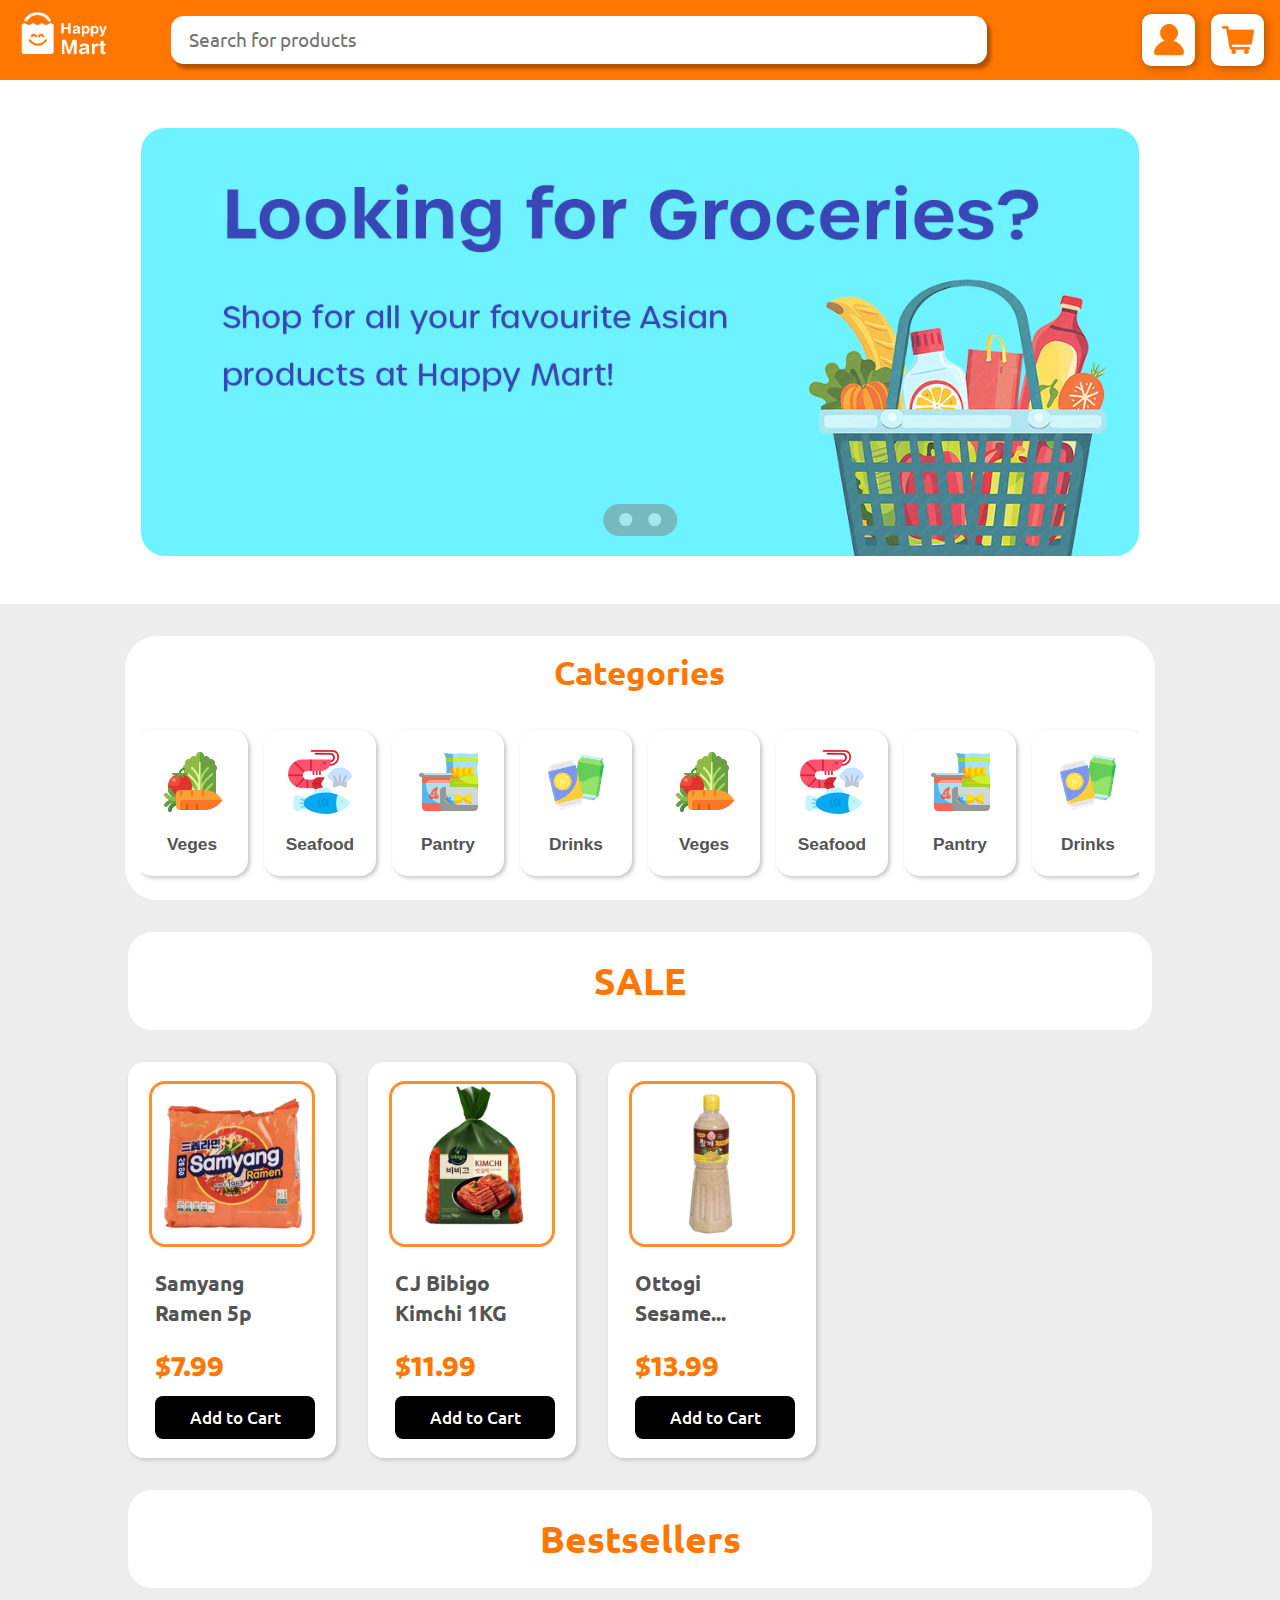
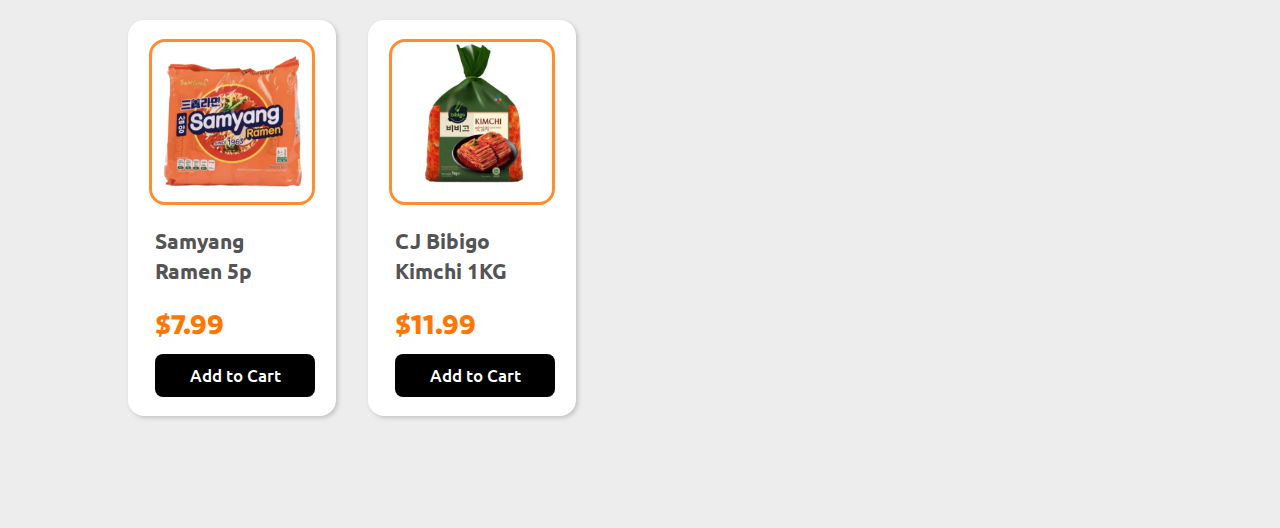
<file: index.html>
<!DOCTYPE html>
<html lang="en">
<head>
    <meta charset="UTF-8">
    <meta name="viewport" content="width=device-width, initial-scale=1.0">
    <link rel="stylesheet" href="HappyMart.css">
    <link rel="preconnect" href="https://fonts.googleapis.com">
    <link rel="preconnect" href="https://fonts.gstatic.com" crossorigin>
    <link href="https://fonts.googleapis.com/css2?family=Madimi+One&family=REM:ital,wght@0,100..900;1,100..900&family=Ubuntu:ital,wght@0,300;0,400;0,500;0,700;1,300;1,400;1,500;1,700&display=swap" rel="stylesheet">

    <title>Homepage</title>
</head>
<body>

    <div id="header-container"></div>

    <section class = "slider-container">
        <div class="slider-wrapper">
            <div class= "slider">
                <img id = "banner-1" src="grocerysitebanner-1.jpg" alt="promotional banner">
                <img id = "banner-2" src="grocerysitebanner-2.jpg" alt="promotional banner">
            </div>
            <div class="slider-nav">
                <a href="#banner-1"></a>
                <a href="#banner-2"></a>
            </div>
        </div>
    </section>
    <section class = "categories">
        <h2>Categories</h2>
        <div class = "cat-buttons">
            <button id = "veges">
                <img src="vegeicon.png" alt="veges">
                <h3>Veges</h3>
            </button>
            <button id = "seafood">
                <img src="seafoodicon.png" alt="seafood">
                <h3>Seafood</h3>
            </button>
            <button onclick="window.location.href='Pantrypage.html';" id = "pantry">
                <img src="cannedfoodicon.png" alt="pantry">
                <h3>Pantry</h3>
            </button>
            <button id = "drinks">
                <img src="drinksicon.png" alt="drinks">
                <h3>Drinks</h3>
            </button>
            <button id = "veges">
                <img src="vegeicon.png" alt="veges">
                <h3>Veges</h3>
            </button>
            <button id = "seafood">
                <img src="seafoodicon.png" alt="seafood">
                <h3>Seafood</h3>
            </button>
            <button onclick="window.location.href='Pantrypage.html';" id = "pantry">
                <img src="cannedfoodicon.png" alt="pantry">
                <h3>Pantry</h3>
            </button>
            <button id = "drinks">
                <img src="drinksicon.png" alt="drinks">
                <h3>Drinks</h3>
            </button>
        </div>
    </section>
    <div class = "product-section">
        <div class = "section-title">
            <h1>SALE</h1>
        </div>
        <div class= "product-cards">
            <div class = "product-card">
                <a href="ramenproductpage.html">
                    <img class = "product-image" src="ramenphoto.png" alt="ramen photo">
                    <h3 class = "product-name">Samyang Ramen 5p</h3>
                </a>
                <h2 class = "price">$7.99</h2>
                <div class="product-actions">
                    <button class="addtocart-btn">Add to Cart</button>
                
                    <!-- Quantity selector (hidden by default) -->
                    <div class="quantity-selector" style="display: none;">
                      <button class="qty-btn minus">-</button>
                      <span class="qty-number">1</span>
                      <button class="qty-btn plus">+</button>
                    </div>
                  </div>
            </div>
            <div class = "product-card">
                <a href="kimchiproductpage.html">
                    <img class = "product-image" src="kimchi.png" alt="kimchi photo">
                    <h3 class = "product-name">CJ Bibigo Kimchi 1KG</h3>
                </a>
                <h2 class = "price">$11.99</h2>
                
                <div class="product-actions">
                    <button class="addtocart-btn">Add to Cart</button>
                
                    <!-- Quantity selector (hidden by default) -->
                    <div class="quantity-selector" style="display: none;">
                      <button class="qty-btn minus">-</button>
                      <span class="qty-number">1</span>
                      <button class="qty-btn plus">+</button>
                    </div>
                </div>
                
            </div>
            <div class = "product-card">
                <img class = "product-image" src="sesame.png" alt="sesame dressing photo">
                <h3 class = "product-name">Ottogi Sesame...</h3>
                
                <h2 class = "price">$13.99</h2>
                <div class="product-actions">
                    <button class="addtocart-btn">Add to Cart</button>
                
                    <!-- Quantity selector (hidden by default) -->
                    <div class="quantity-selector" style="display: none;">
                      <button class="qty-btn minus">-</button>
                      <span class="qty-number">1</span>
                      <button class="qty-btn plus">+</button>
                    </div>
                  </div>
            </div>
        </div>
    </div>
    <div class = "product-section">
        <div class = "section-title">
            <h1>Bestsellers</h1>
        </div>
        <div class= "product-cards">
            <div class = "product-card">
                <img class = "product-image" src="ramenphoto.png" alt="ramen photo">
                <h3 class = "product-name">Samyang Ramen 5p</h3>
                <h2 class = "price">$7.99</h2>
                <button class = "addtocart-btn">Add to Cart</button>
                <!-- Quantity selector (hidden by default) -->
                <div class="quantity-selector" style="display: none;">
                  <button class="qty-btn minus">-</button>
                  <span class="qty-number">1</span>
                  <button class="qty-btn plus">+</button>
                </div>
            </div>
            <div class = "product-card">
                <img class = "product-image" src="kimchi.png" alt="kimchi photo">
                <h3 class = "product-name">CJ Bibigo Kimchi 1KG</h3>
                <h2 class = "price">$11.99</h2>
                <button class = "addtocart-btn">Add to Cart</button>

                <!-- Quantity selector (hidden by default) -->
                <div class="quantity-selector" style="display: none;">
                  <button class="qty-btn minus">-</button>
                  <span class="qty-number">1</span>
                  <button class="qty-btn plus">+</button>
                </div>
            </div>
        </div>
    </div>

    <!--Load header.html and swap button icons upon hover-->
    <script>
    
        document.addEventListener('DOMContentLoaded', () => {
        fetch('header.html')
          .then(response => {
            if (!response.ok) {
              throw new Error('Failed to load header: ' + response.status);
            }
            return response.text();
          })
          .then(html => {
            document.getElementById('header-container').innerHTML = html;
            
            // Now the header is in DOM, initialize button hover swapping here:
            initHeaderButtonHover();
          })
          .catch(error => {
            console.error('Error loading header:', error);
          });
      });
      
      // Hover swap logic put inside a function:
      function initHeaderButtonHover() {
        const buttons = document.querySelectorAll('.header-btn');
      
        buttons.forEach(btn => {
          const img = btn.querySelector('img');
          const defaultSrc = img.getAttribute('src');
          let hoverSrc = defaultSrc;
      
          if (defaultSrc.includes('loginicon.png')) {
            hoverSrc = defaultSrc.replace('loginicon.png', 'whiteloginicon.png');
          } else if (defaultSrc.includes('homeicon.png')) {
            hoverSrc = defaultSrc.replace('carticon.png', 'whitecarticon.png');
          }
      
          btn.addEventListener('mouseenter', () => {
            img.setAttribute('src', hoverSrc);
          });
      
          btn.addEventListener('mouseleave', () => {
            img.setAttribute('src', defaultSrc);
          });
        });
      }    
    </script>

    <!--Swap Add to Cart button with quantity selector when clicked-->
    <script>
        document.addEventListener('DOMContentLoaded', () => {
          const productCards = document.querySelectorAll('.product-card');
      
          productCards.forEach(card => {
            const addToCartBtn = card.querySelector('.addtocart-btn');
            const qtySelector = card.querySelector('.quantity-selector');
            const minusBtn = card.querySelector('.qty-btn.minus');
            const plusBtn = card.querySelector('.qty-btn.plus');
            const qtyDisplay = card.querySelector('.qty-number');
      
            let quantity = 1;
      
            addToCartBtn.addEventListener('click', (e) => {
              e.preventDefault(); // prevent link from triggering
              addToCartBtn.style.display = 'none';
              qtySelector.style.display = 'flex';
              quantity = 1;
              qtyDisplay.textContent = quantity;
            });
      
            minusBtn.addEventListener('click', (e) => {
              e.preventDefault();
              if (quantity > 1) {
                quantity--;
                qtyDisplay.textContent = quantity;
              } else {
                // If reaching 0, switch back to "Add to Cart" button
                qtySelector.style.display = 'none';
                addToCartBtn.style.display = 'block';
              }
            });
      
            plusBtn.addEventListener('click', (e) => {
              e.preventDefault();
              quantity++;
              qtyDisplay.textContent = quantity;
            });
          });
        });
      </script>   
         
      <script>
        //Update cart data when products are added
        document.addEventListener('DOMContentLoaded', () => {
        const productCards = document.querySelectorAll('.product-card');
      
        productCards.forEach(card => {
          const addToCartBtn = card.querySelector('.addtocart-btn');
          const qtySelector = card.querySelector('.quantity-selector');
          const minusBtn = card.querySelector('.qty-btn.minus');
          const plusBtn = card.querySelector('.qty-btn.plus');
          const qtyDisplay = card.querySelector('.qty-number');
          const productName = card.querySelector('.product-name')?.textContent || "Unnamed Product";
          const productPrice = parseFloat(card.querySelector('.price')?.textContent.replace('$', '') || 0);
      
          let quantity = 1;
      
          // Load existing quantity from cart if exists
          const cart = JSON.parse(localStorage.getItem('cart')) || [];
          const existingItem = cart.find(i => i.name === productName);
          if (existingItem) {
            quantity = existingItem.qty;
            addToCartBtn.style.display = 'none';
            qtySelector.style.display = 'flex';
            qtyDisplay.textContent = quantity;
          }
      
          addToCartBtn.addEventListener('click', (e) => {
            e.preventDefault();
            quantity = 1;
            qtyDisplay.textContent = quantity;
            addToCartBtn.style.display = 'none';
            qtySelector.style.display = 'flex';
            updateCart(productName, productPrice, quantity);
          });
      
          minusBtn.addEventListener('click', (e) => {
            e.preventDefault();
            if (quantity > 1) {
              quantity--;
              qtyDisplay.textContent = quantity;
              updateCart(productName, productPrice, quantity);
            } else {
              qtySelector.style.display = 'none';
              addToCartBtn.style.display = 'inline-block';
              removeFromCart(productName);
            }
          });
      
          plusBtn.addEventListener('click', (e) => {
            e.preventDefault();
            quantity++;
            qtyDisplay.textContent = quantity;
            updateCart(productName, productPrice, quantity);
          });
        });
      
        function updateCart(name, price, qty) {
          let cart = JSON.parse(localStorage.getItem('cart')) || [];
          const existingIndex = cart.findIndex(item => item.name === name);
          if (existingIndex !== -1) {
            cart[existingIndex].qty = qty;
          } else {
            cart.push({ name, price, qty });
          }
          localStorage.setItem('cart', JSON.stringify(cart));
        }
      
        function removeFromCart(name) {
          let cart = JSON.parse(localStorage.getItem('cart')) || [];
          cart = cart.filter(item => item.name !== name);
          localStorage.setItem('cart', JSON.stringify(cart));
        }
      });
      </script>
      
      
</body>
</html>


<script>
  const slider = document.querySelector('.slider');
  const slides = slider.querySelectorAll('img');
  let currentIndex = 0;

  //make images slide automatically every 4s

  setInterval(() => {
    currentIndex++;
  
    if (currentIndex >= slides.length) {
      currentIndex = 0;  // loop back to first image
    }

    const scrollAmount = slides[currentIndex].offsetLeft;
    slider.scrollTo({ left: scrollAmount, behavior: 'smooth' });
  }, 4000);

</script>
</file>
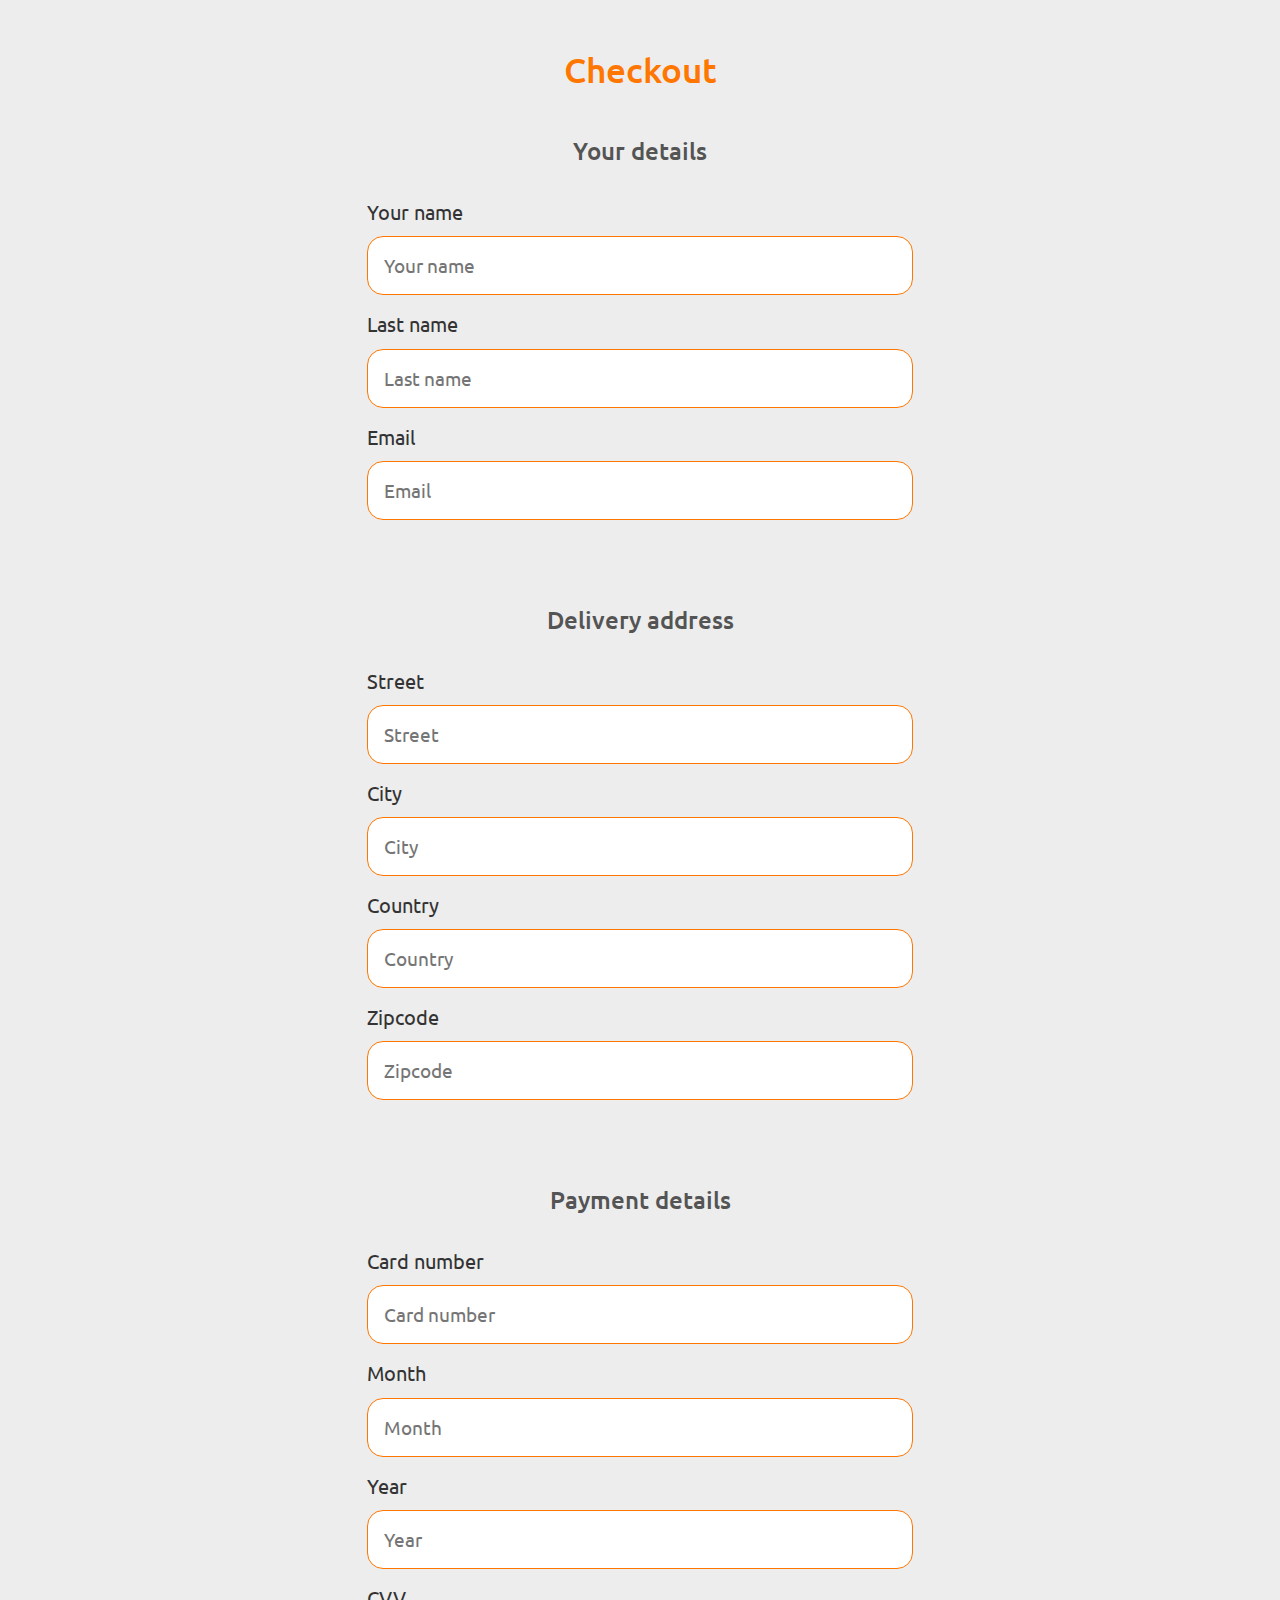
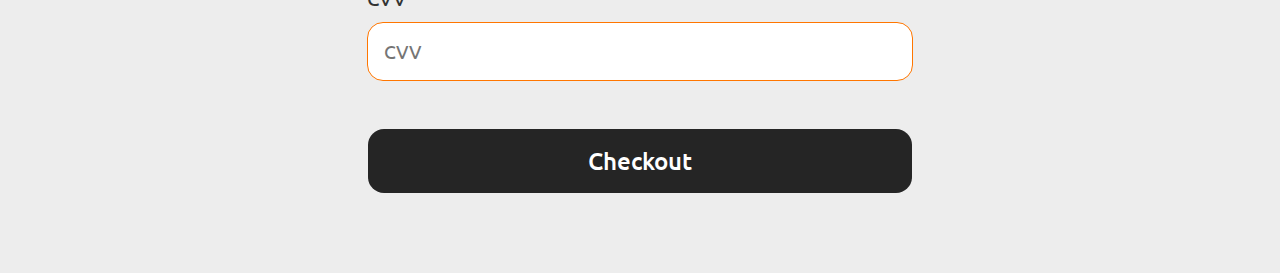
<file: checkout.html>
<!DOCTYPE html>
<html lang="en">
<head>
    <meta charset="UTF-8">
    <meta name="viewport" content="width=device-width, initial-scale=1.0">
    <link rel="stylesheet" href="HappyMart.css">
    <link rel="preconnect" href="https://fonts.googleapis.com">
    <link rel="preconnect" href="https://fonts.gstatic.com" crossorigin>
    <link href="https://fonts.googleapis.com/css2?family=Madimi+One&family=REM:ital,wght@0,100..900;1,100..900&family=Ubuntu:ital,wght@0,300;0,400;0,500;0,700;1,300;1,400;1,500;1,700&display=swap" rel="stylesheet">

    <title>Shopping Cart</title>
</head>

<body>
    <div id="header-container"></div>

    <h1 class = "checkout-title">Checkout</h1>

    <section class="input-fields">
        <div class="personal-details"> 
            <h2>Your details</h2>
            <label for="first-name">Your name</label>
            <input type="text" id="first-name" placeholder="Your name">
            <label for="last-name">Last name</label>
            <input type="text" id="last-name" placeholder="Last name">
            <label for="email">Email</label>
            <input type="text" id="email-address" placeholder="Email">
        </div>
        <div class="address-details"> 
            <h2>Delivery address</h2>
            <label for="street">Street</label>
            <input type="text" id="street" placeholder="Street">
            <label for="city">City</label>
            <input type="text" id="city" placeholder="City">
            <label for="country">Country</label>
            <input type="text" id="country" placeholder="Country">
            <label for="zipcode">Zipcode</label>
            <input type="text" id="zipcode" placeholder="Zipcode">
        </div>
        <div class="payment-details"> 
            <h2>Payment details</h2>
            <label for="card-num">Card number</label>
            <input type="text" id="card-num" placeholder="Card number">
            <label for="month">Month</label>
            <input type="text" id="month" placeholder="Month">
            <label for="year">Year</label>
            <input type="text" id="year" placeholder="Year">
            <label for="cvv">CVV</label>
            <input type="text" id="cvv" placeholder="CVV">
        </div>
        <a href="Payment confirmation" class="checkout-btn">Checkout</a>
    </section>

</body>
</html>
</file>
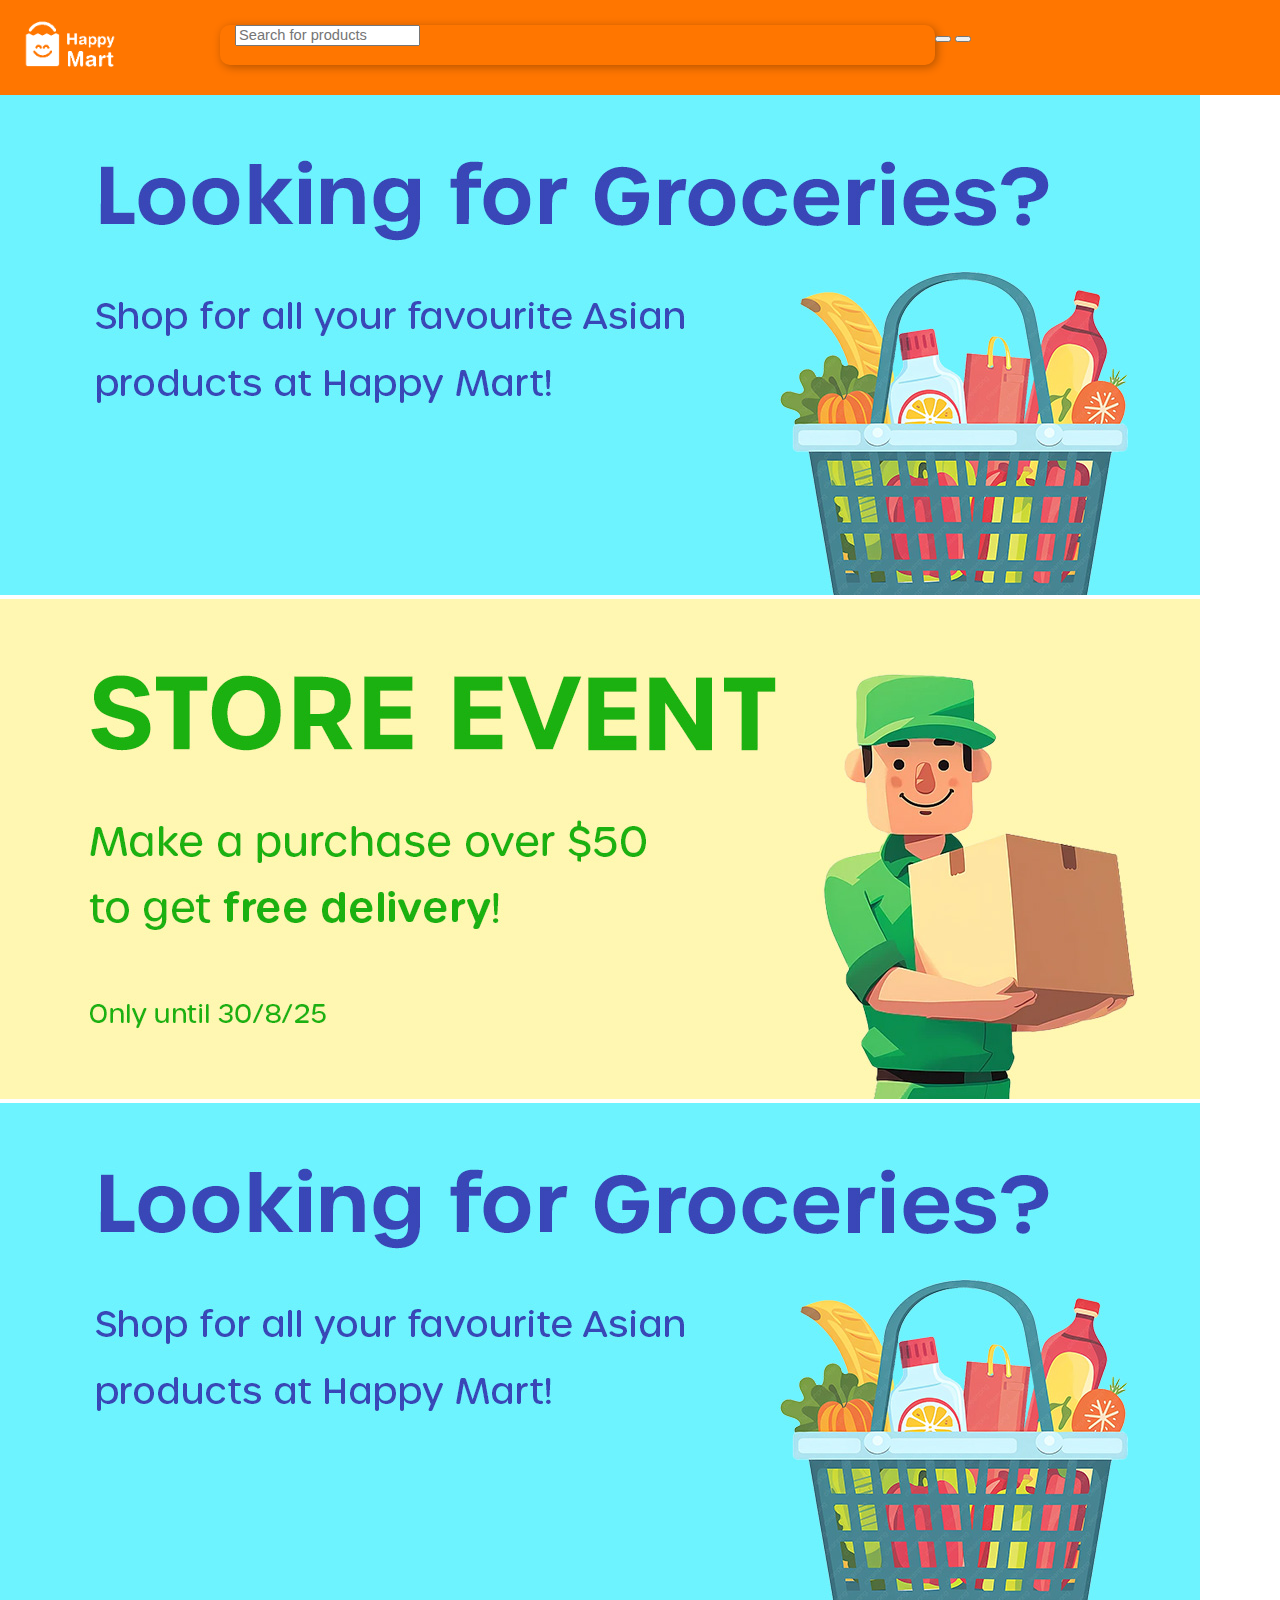
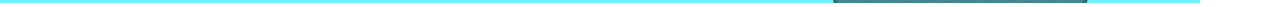
<file: HappyMartHomepage.html>
<!DOCTYPE html>
<html lang="en">
<head>
    <meta charset="UTF-8">
    <meta name="viewport" content="width=device-width, initial-scale=1.0">
    <link rel="stylesheet" href="HappyMartDesktop.css">
    <title>Homepage</title>
</head>
<body>
    <header>
        <a href="HappyMartHomepage.html">
            <img class = "logo" src="happymartlogo.png">
        </a>
        <div class = "search-bar">
            <input type="text" placeholder="Search for products">
        </div>
        <div class="header-btn-group">
            <button class="header-btn"></button>
            <button class="header-btn"></button>
        </div>
    </header>

    <section class = "slider-container">
        <div class="slider-wrapper">
            <div class="slider">
                <img id = "banner-1" src="grocerysitebanner-1.jpg" alt="promotional banner">
                <img id = "banner-2" src="grocerysitebanner-2.jpg" alt="promotional banner">
                <img id = "banner-1" src="grocerysitebanner-1.jpg" alt="promotional banner">
            </div>
            <div class="slider-nav">
                <a href="#banner-1"></a>
                <a href="#banner-2"></a>
            </div>
        </div>
    </section>
</body>
</html>

<script>
 const slider = document.querySelector('.slider');
  const slides = slider.querySelectorAll('img');
  let currentIndex = 0;

  setInterval(() => {
    currentIndex++;
  
  if (currentIndex >= slides.length) {
    currentIndex = 1; 
    slider.scrollTo({ left: slides[currentIndex].offsetLeft, behavior: 'auto' }); // jump instantly
  }

  const scrollAmount = slides[currentIndex].offsetLeft;
  slider.scrollTo({ left: scrollAmount, behavior: 'smooth' });
  }, 4000);
</script>
</file>
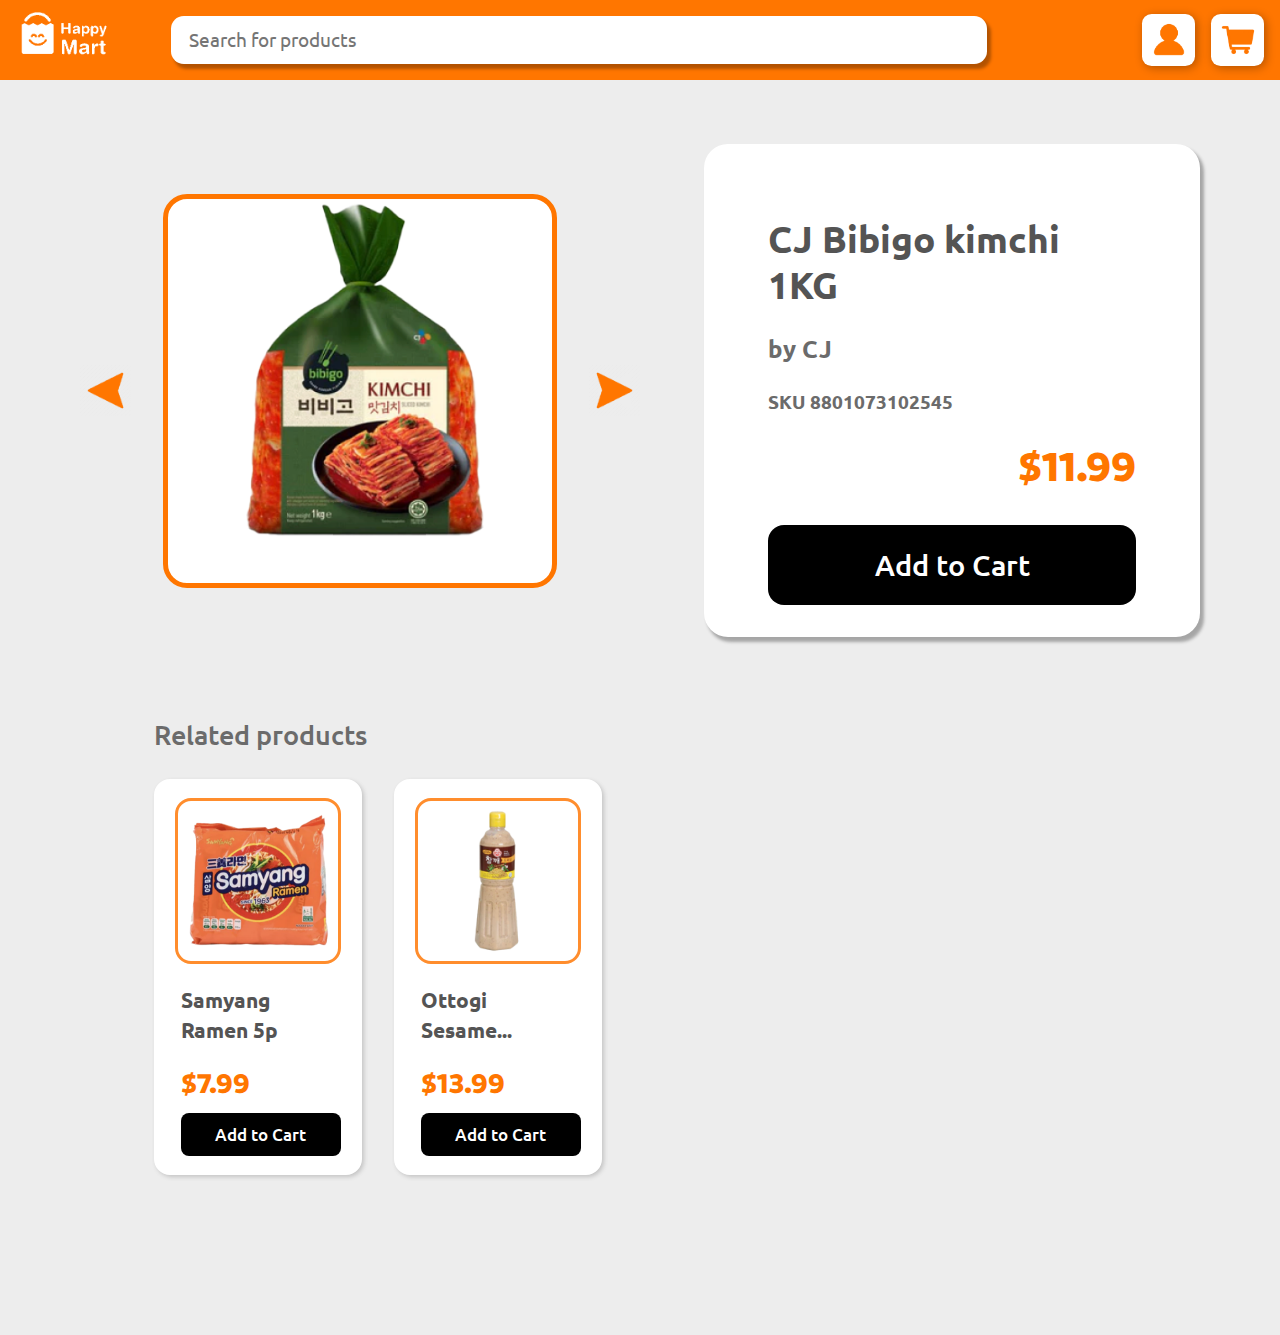
<file: kimchiproductpage.html>
<!DOCTYPE html>
<html lang="en">
<head>
    <meta charset="UTF-8">
    <meta name="viewport" content="width=device-width, initial-scale=1.0">
    <link rel="stylesheet" href="HappyMart.css">
    <link rel="preconnect" href="https://fonts.googleapis.com">
    <link rel="preconnect" href="https://fonts.gstatic.com" crossorigin>
    <link href="https://fonts.googleapis.com/css2?family=Madimi+One&family=REM:ital,wght@0,100..900;1,100..900&family=Ubuntu:ital,wght@0,300;0,400;0,500;0,700;1,300;1,400;1,500;1,700&display=swap" rel="stylesheet">

    <title>Shopping Cart</title>
</head>

<body>
    <div id="header-container"></div>
    
    <section class = "product">
        <div class="product-img-with-arrows">
            <img class = "arrow" src="leftarrow.png" alt="left arrow">
            <img class = "enlarged-product-img" src="kimchi.png" alt="kimchi photo">
            <img class = "arrow" src="rightarrow.png" alt="right arrow">
        </div>

        <div class = "product-info">
            <h1>CJ Bibigo kimchi 1KG</h1>
            <h3>by CJ</h3>
            <h4>SKU 8801073102545</h4>
            <h2 class = "product-pg-price">$11.99</h2>

            <div class="product-actions">
                <button class="enlarged-addtocart-btn">Add to Cart</button>
            
                <!-- Quantity selector (hidden by default) -->
                <div class="enlarged-qty-selector" style="display: none;">
                  <button class="enlarged-qty-btn minus">-</button>
                  <span class="enlarged-qty-number">1</span>
                  <button class="enlarged-qty-btn plus">+</button>
                </div>
            </div>
        </div>
    </section>

    <h3 class = "related-products">Related products</h3>

    <section class="productpg-product-cards">
        <div class = "product-card">
            <a href="ramenproductpage.html">
                <img class = "product-image" src="ramenphoto.png" alt="ramen photo">
                <h3 class = "product-name">Samyang Ramen 5p</h3>
            </a>
            <h2 class = "price">$7.99</h2>
            <div class="product-actions">
                <button class="addtocart-btn">Add to Cart</button>
            
                <!-- Quantity selector (hidden by default) -->
                <div class="quantity-selector" style="display: none;">
                  <button class="qty-btn minus">-</button>
                  <span class="qty-number">1</span>
                  <button class="qty-btn plus">+</button>
                </div>
              </div>
        </div>
        <div class = "product-card">
            <img class = "product-image" src="sesame.png" alt="sesame dressing photo">
            <h3 class = "product-name">Ottogi Sesame...</h3>
            
            <h2 class = "price">$13.99</h2>
            <div class="product-actions">
                <button class="addtocart-btn">Add to Cart</button>
            
                <!-- Quantity selector (hidden by default) -->
                <div class="quantity-selector" style="display: none;">
                  <button class="qty-btn minus">-</button>
                  <span class="qty-number">1</span>
                  <button class="qty-btn plus">+</button>
                </div>
              </div>
        </div>
    </section>

    <!--Load header.html and swap button icons upon hover-->
<script>
    
    document.addEventListener('DOMContentLoaded', () => {
    fetch('header.html')
      .then(response => {
        if (!response.ok) {
          throw new Error('Failed to load header: ' + response.status);
        }
        return response.text();
      })
      .then(html => {
        document.getElementById('header-container').innerHTML = html;
        
        // Now the header is in DOM, initialize button hover swapping here:
        initHeaderButtonHover();
      })
      .catch(error => {
        console.error('Error loading header:', error);
      });
  });
  
  // Hover swap logic put inside a function:
  function initHeaderButtonHover() {
    const buttons = document.querySelectorAll('.header-btn');
  
    buttons.forEach(btn => {
      const img = btn.querySelector('img');
      const defaultSrc = img.getAttribute('src');
      let hoverSrc = defaultSrc;
  
      if (defaultSrc.includes('loginicon.png')) {
        hoverSrc = defaultSrc.replace('loginicon.png', 'whiteloginicon.png');
      } else if (defaultSrc.includes('homeicon.png')) {
        hoverSrc = defaultSrc.replace('carticon.png', 'whitecarticon.png');
      }
  
      btn.addEventListener('mouseenter', () => {
        img.setAttribute('src', hoverSrc);
      });
  
      btn.addEventListener('mouseleave', () => {
        img.setAttribute('src', defaultSrc);
      });
    });
  }    
</script>

<!--Swap Add to Cart button with quantity selector when clicked-->
<script>
    document.addEventListener('DOMContentLoaded', () => {
      const productCards = document.querySelectorAll('.product-card');
  
      productCards.forEach(card => {
        const addToCartBtn = card.querySelector('.addtocart-btn');
        const qtySelector = card.querySelector('.quantity-selector');
        const minusBtn = card.querySelector('.qty-btn.minus');
        const plusBtn = card.querySelector('.qty-btn.plus');
        const qtyDisplay = card.querySelector('.qty-number');
  
        let quantity = 1;
  
        addToCartBtn.addEventListener('click', (e) => {
          e.preventDefault(); // prevent link from triggering
          addToCartBtn.style.display = 'none';
          qtySelector.style.display = 'flex';
          quantity = 1;
          qtyDisplay.textContent = quantity;
        });
  
        minusBtn.addEventListener('click', (e) => {
          e.preventDefault();
          if (quantity > 1) {
            quantity--;
            qtyDisplay.textContent = quantity;
          } else {
            // If reaching 0, switch back to "Add to Cart" button
            qtySelector.style.display = 'none';
            addToCartBtn.style.display = 'inline-block';
          }
        });
  
        plusBtn.addEventListener('click', (e) => {
          e.preventDefault();
          quantity++;
          qtyDisplay.textContent = quantity;
        });
      });
    });
  </script>

<script>
    document.addEventListener('DOMContentLoaded', () => {
      const productSection = document.querySelector('.product');
      const addToCartBtn = productSection.querySelector('.enlarged-addtocart-btn');
      const qtySelector = productSection.querySelector('.enlarged-qty-selector');
      const minusBtn = qtySelector.querySelector('.qty-btn.minus');
      const plusBtn = qtySelector.querySelector('.qty-btn.plus');
      const qtyDisplay = qtySelector.querySelector('.qty-number');
  
      let quantity = 1;
  
      addToCartBtn.addEventListener('click', () => {
        addToCartBtn.style.display = 'none';
        qtySelector.style.display = 'flex';
        qtyDisplay.textContent = quantity;
      });
  
      minusBtn.addEventListener('click', () => {
        quantity--;
        if (quantity <= 0) {
          qtySelector.style.display = 'none';
          addToCartBtn.style.display = 'block';
          quantity = 1; // reset for next time
        } else {
          qtyDisplay.textContent = quantity;
        }
      });
  
      plusBtn.addEventListener('click', () => {
        quantity++;
        qtyDisplay.textContent = quantity;
      });
    });
  </script>

</body>
</html>
</file>
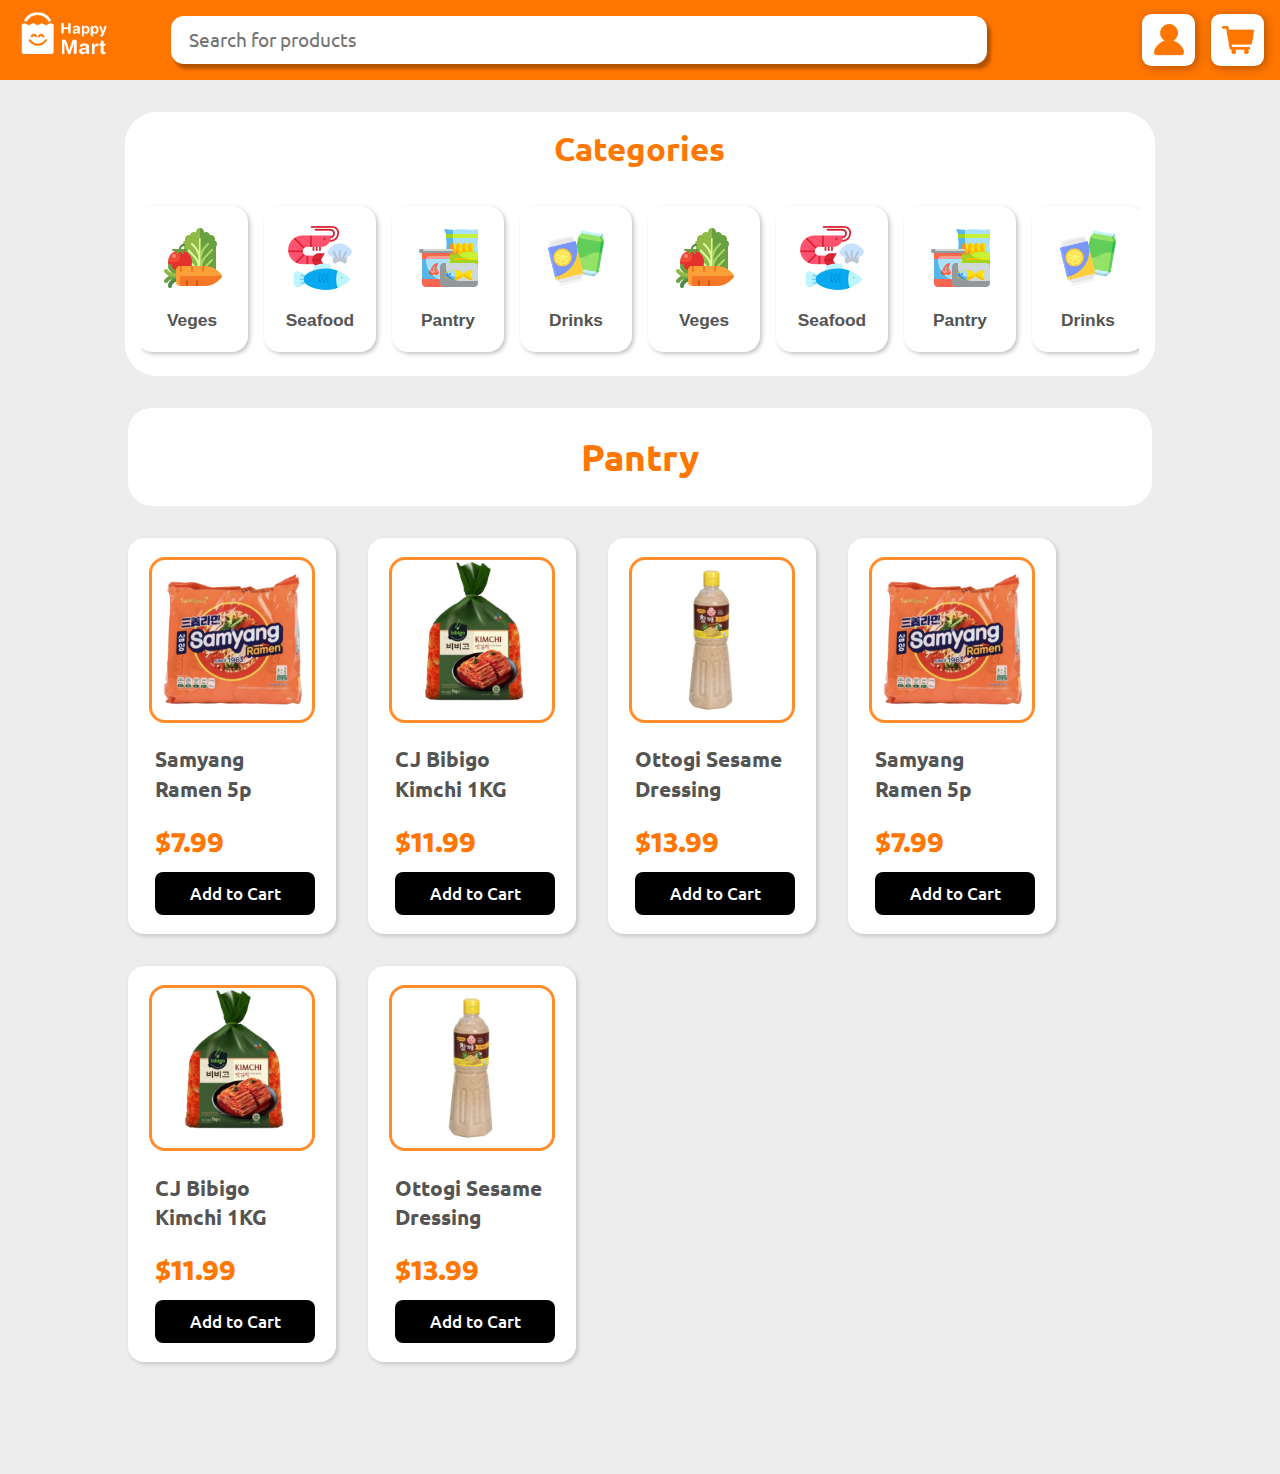
<file: Pantrypage.html>
<!DOCTYPE html>
<html lang="en">
<head>
    <meta charset="UTF-8">
    <meta name="viewport" content="width=device-width, initial-scale=1.0">
    <link rel="stylesheet" href="HappyMart.css">
    <link rel="stylesheet" href="HappyMart.css">
    <link rel="preconnect" href="https://fonts.googleapis.com">
    <link rel="preconnect" href="https://fonts.gstatic.com" crossorigin>
    <link href="https://fonts.googleapis.com/css2?family=Madimi+One&family=REM:ital,wght@0,100..900;1,100..900&family=Ubuntu:ital,wght@0,300;0,400;0,500;0,700;1,300;1,400;1,500;1,700&display=swap" rel="stylesheet">

    <title>Pantry page</title>
</head>
<body>
    <div id="header-container"></div>

    <section class = "categories">
        <h2>Categories</h2>
        <div class = "cat-buttons">
            <button id = "veges">
                <img src="vegeicon.png" alt="veges">
                <h3>Veges</h3>
            </button>
            <button id = "seafood">
                <img src="seafoodicon.png" alt="seafood">
                <h3>Seafood</h3>
            </button>
            <button onclick="window.location.href='Pantrypage.html';" id = "pantry">
                <img src="cannedfoodicon.png" alt="pantry">
                <h3>Pantry</h3>
            </button>
            <button id = "drinks">
                <img src="drinksicon.png" alt="drinks">
                <h3>Drinks</h3>
            </button>
            <button id = "veges">
                <img src="vegeicon.png" alt="veges">
                <h3>Veges</h3>
            </button>
            <button id = "seafood">
                <img src="seafoodicon.png" alt="seafood">
                <h3>Seafood</h3>
            </button>
            <button onclick="window.location.href='Pantrypage.html';" id = "pantry">
                <img src="cannedfoodicon.png" alt="pantry">
                <h3>Pantry</h3>
            </button>
            <button id = "drinks">
                <img src="drinksicon.png" alt="drinks">
                <h3>Drinks</h3>
            </button>
        </div>
    </section>

    <div class = "product-section">
      <div class = "section-title">
          <h1>Pantry</h1>
      </div>

      <div class= "product-cards">
        <div class = "product-card">
            <a href="ramenproductpage.html">
                <img class = "product-image" src="ramenphoto.png" alt="ramen photo">
                <h3 class = "product-name">Samyang Ramen 5p</h3>
            </a>
            <h2 class = "price">$7.99</h2>
            <div class="product-actions">
                <button class="addtocart-btn">Add to Cart</button>
            
                <!-- Quantity selector (hidden by default) -->
                <div class="quantity-selector" style="display: none;">
                  <button class="qty-btn minus">-</button>
                  <span class="qty-number">1</span>
                  <button class="qty-btn plus">+</button>
                </div>
              </div>
        </div>
        <div class = "product-card">
            <a href="kimchiproductpage.html">
                <img class = "product-image" src="kimchi.png" alt="kimchi photo">
                <h3 class = "product-name">CJ Bibigo Kimchi 1KG</h3>
            </a>
            <h2 class = "price">$11.99</h2>
            
            <div class="product-actions">
                <button class="addtocart-btn">Add to Cart</button>
            
                <!-- Quantity selector (hidden by default) -->
                <div class="quantity-selector" style="display: none;">
                  <button class="qty-btn minus">-</button>
                  <span class="qty-number">1</span>
                  <button class="qty-btn plus">+</button>
                </div>
              </div>
            
        </div>
        <div class = "product-card">
            <img class = "product-image" src="sesame.png" alt="sesame dressing photo">
            <h3 class = "product-name">Ottogi Sesame Dressing</h3>
            
            <h2 class = "price">$13.99</h2>
            <div class="product-actions">
                <button class="addtocart-btn">Add to Cart</button>
            
                <!-- Quantity selector (hidden by default) -->
                <div class="quantity-selector" style="display: none;">
                  <button class="qty-btn minus">-</button>
                  <span class="qty-number">1</span>
                  <button class="qty-btn plus">+</button>
                </div>
              </div>
        </div>
        <div class = "product-card">
          <a href="ramenproductpage.html">
              <img class = "product-image" src="ramenphoto.png" alt="ramen photo">
              <h3 class = "product-name">Samyang Ramen 5p</h3>
          </a>
          <h2 class = "price">$7.99</h2>
          <div class="product-actions">
              <button class="addtocart-btn">Add to Cart</button>
          
              <!-- Quantity selector (hidden by default) -->
              <div class="quantity-selector" style="display: none;">
                <button class="qty-btn minus">-</button>
                <span class="qty-number">1</span>
                <button class="qty-btn plus">+</button>
              </div>
            </div>
      </div>
      <div class = "product-card">
          <a href="kimchiproductpage.html">
              <img class = "product-image" src="kimchi.png" alt="kimchi photo">
              <h3 class = "product-name">CJ Bibigo Kimchi 1KG</h3>
          </a>
          <h2 class = "price">$11.99</h2>
          
          <div class="product-actions">
              <button class="addtocart-btn">Add to Cart</button>
          
              <!-- Quantity selector (hidden by default) -->
              <div class="quantity-selector" style="display: none;">
                <button class="qty-btn minus">-</button>
                <span class="qty-number">1</span>
                <button class="qty-btn plus">+</button>
              </div>
            </div>
          
      </div>
      <div class = "product-card">
          <img class = "product-image" src="sesame.png" alt="sesame dressing photo">
          <h3 class = "product-name">Ottogi Sesame Dressing</h3>
          
          <h2 class = "price">$13.99</h2>
          <div class="product-actions">
              <button class="addtocart-btn">Add to Cart</button>
          
              <!-- Quantity selector (hidden by default) -->
              <div class="quantity-selector" style="display: none;">
                <button class="qty-btn minus">-</button>
                <span class="qty-number">1</span>
                <button class="qty-btn plus">+</button>
              </div>
            </div>
      </div>
    </div>

    <!--Load header.html and swap button icons upon hover-->
    <script>
        document.addEventListener('DOMContentLoaded', () => {
        fetch('header.html')
          .then(response => {
            if (!response.ok) {
              throw new Error('Failed to load header: ' + response.status);
            }
            return response.text();
          })
          .then(html => {
            document.getElementById('header-container').innerHTML = html;
            
            // Now the header is in DOM, initialize button hover swapping here:
            initHeaderButtonHover();
          })
          .catch(error => {
            console.error('Error loading header:', error);
          });
      });
      
      // Hover swap logic put inside a function:
      function initHeaderButtonHover() {
        const buttons = document.querySelectorAll('.header-btn');
      
        buttons.forEach(btn => {
          const img = btn.querySelector('img');
          const defaultSrc = img.getAttribute('src');
          let hoverSrc = defaultSrc;
      
          if (defaultSrc.includes('loginicon.png')) {
            hoverSrc = defaultSrc.replace('loginicon.png', 'whiteloginicon.png');
          } else if (defaultSrc.includes('homeicon.png')) {
            hoverSrc = defaultSrc.replace('carticon.png', 'whitecarticon.png');
          }
      
          btn.addEventListener('mouseenter', () => {
            img.setAttribute('src', hoverSrc);
          });
      
          btn.addEventListener('mouseleave', () => {
            img.setAttribute('src', defaultSrc);
          });
        });
      }    
    </script>

    <!--Swap Add to Cart button with quantity selector when clicked-->
    <script>
      document.addEventListener('DOMContentLoaded', () => {
        const productCards = document.querySelectorAll('.product-card');
    
        productCards.forEach(card => {
          const addToCartBtn = card.querySelector('.addtocart-btn');
          const qtySelector = card.querySelector('.quantity-selector');
          const minusBtn = card.querySelector('.qty-btn.minus');
          const plusBtn = card.querySelector('.qty-btn.plus');
          const qtyDisplay = card.querySelector('.qty-number');
    
          let quantity = 1;
    
          addToCartBtn.addEventListener('click', (e) => {
            e.preventDefault(); // prevent link from triggering
            addToCartBtn.style.display = 'none';
            qtySelector.style.display = 'flex';
            quantity = 1;
            qtyDisplay.textContent = quantity;
          });
    
          minusBtn.addEventListener('click', (e) => {
            e.preventDefault();
            if (quantity > 1) {
              quantity--;
              qtyDisplay.textContent = quantity;
            } else {
              // If reaching 0, switch back to "Add to Cart" button
              qtySelector.style.display = 'none';
              addToCartBtn.style.display = 'inline-block';
            }
          });
    
          plusBtn.addEventListener('click', (e) => {
            e.preventDefault();
            quantity++;
            qtyDisplay.textContent = quantity;
          });
        });
      });
    </script>

</body>
</file>
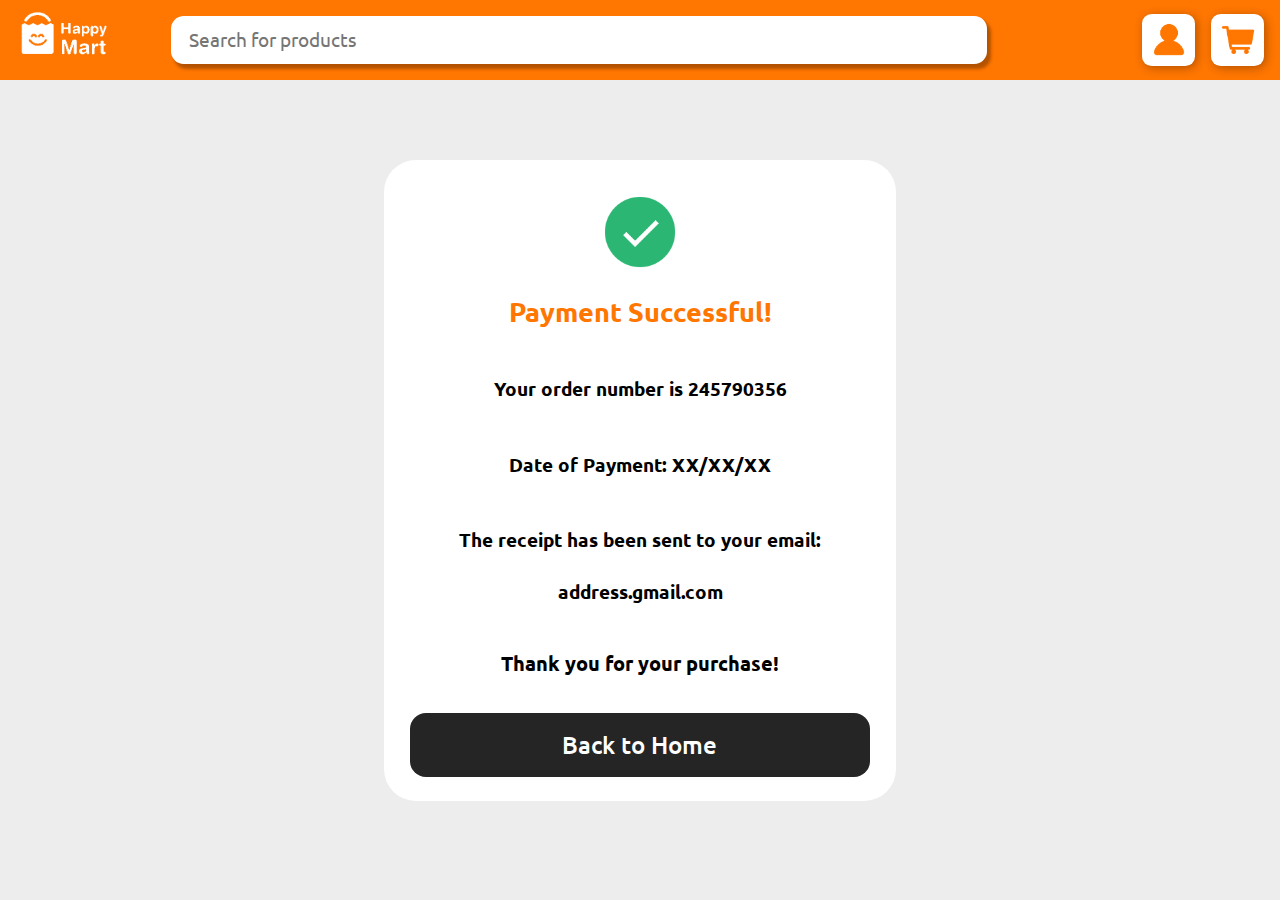
<file: paymentpage.html>
<!DOCTYPE html>
<html lang="en">
<head>
    <meta charset="UTF-8">
    <meta name="viewport" content="width=device-width, initial-scale=1.0">
    <link rel="stylesheet" href="HappyMart.css">
    <link rel="preconnect" href="https://fonts.googleapis.com">
    <link rel="preconnect" href="https://fonts.gstatic.com" crossorigin>
    <link href="https://fonts.googleapis.com/css2?family=Madimi+One&family=REM:ital,wght@0,100..900;1,100..900&family=Ubuntu:ital,wght@0,300;0,400;0,500;0,700;1,300;1,400;1,500;1,700&display=swap" rel="stylesheet">

    <title>Payment page</title>
</head>

<body>
    <div id="header-container"></div>

    <section class="payment-receipt">
        <img id = "check-icon" src="greencheck.png" alt="green check">
        <h2>Payment Successful!</h2>

        <h4>Your order number is 245790356</h4>
        <h4>Date of Payment: XX/XX/XX</h4>
        <h4>The receipt has been sent to your email: <br><br> address.gmail.com</h4>
        <h3>Thank you for your purchase!</h3>

        <a class = "back-to-home-btn" href = "index.html">Back to Home</a>

    </section>

    <!--Load header.html and swap button icons upon hover-->
    
    <script>
        
        document.addEventListener('DOMContentLoaded', () => {
        fetch('header.html')
          .then(response => {
            if (!response.ok) {
              throw new Error('Failed to load header: ' + response.status);
            }
            return response.text();
          })
          .then(html => {
            document.getElementById('header-container').innerHTML = html;
            
            // Now the header is in DOM, initialize button hover swapping here:
            initHeaderButtonHover();
          })
          .catch(error => {
            console.error('Error loading header:', error);
          });
      });
      
      // Hover swap logic put inside a function:
      function initHeaderButtonHover() {
        const buttons = document.querySelectorAll('.header-btn');
      
        buttons.forEach(btn => {
          const img = btn.querySelector('img');
          const defaultSrc = img.getAttribute('src');
          let hoverSrc = defaultSrc;
      
          if (defaultSrc.includes('loginicon.png')) {
            hoverSrc = defaultSrc.replace('loginicon.png', 'whiteloginicon.png');
          } else if (defaultSrc.includes('homeicon.png')) {
            hoverSrc = defaultSrc.replace('carticon.png', 'whitecarticon.png');
          }
      
          btn.addEventListener('mouseenter', () => {
            img.setAttribute('src', hoverSrc);
          });
      
          btn.addEventListener('mouseleave', () => {
            img.setAttribute('src', defaultSrc);
          });
        });
        }    
        </script>

    </body>

</html>
</file>
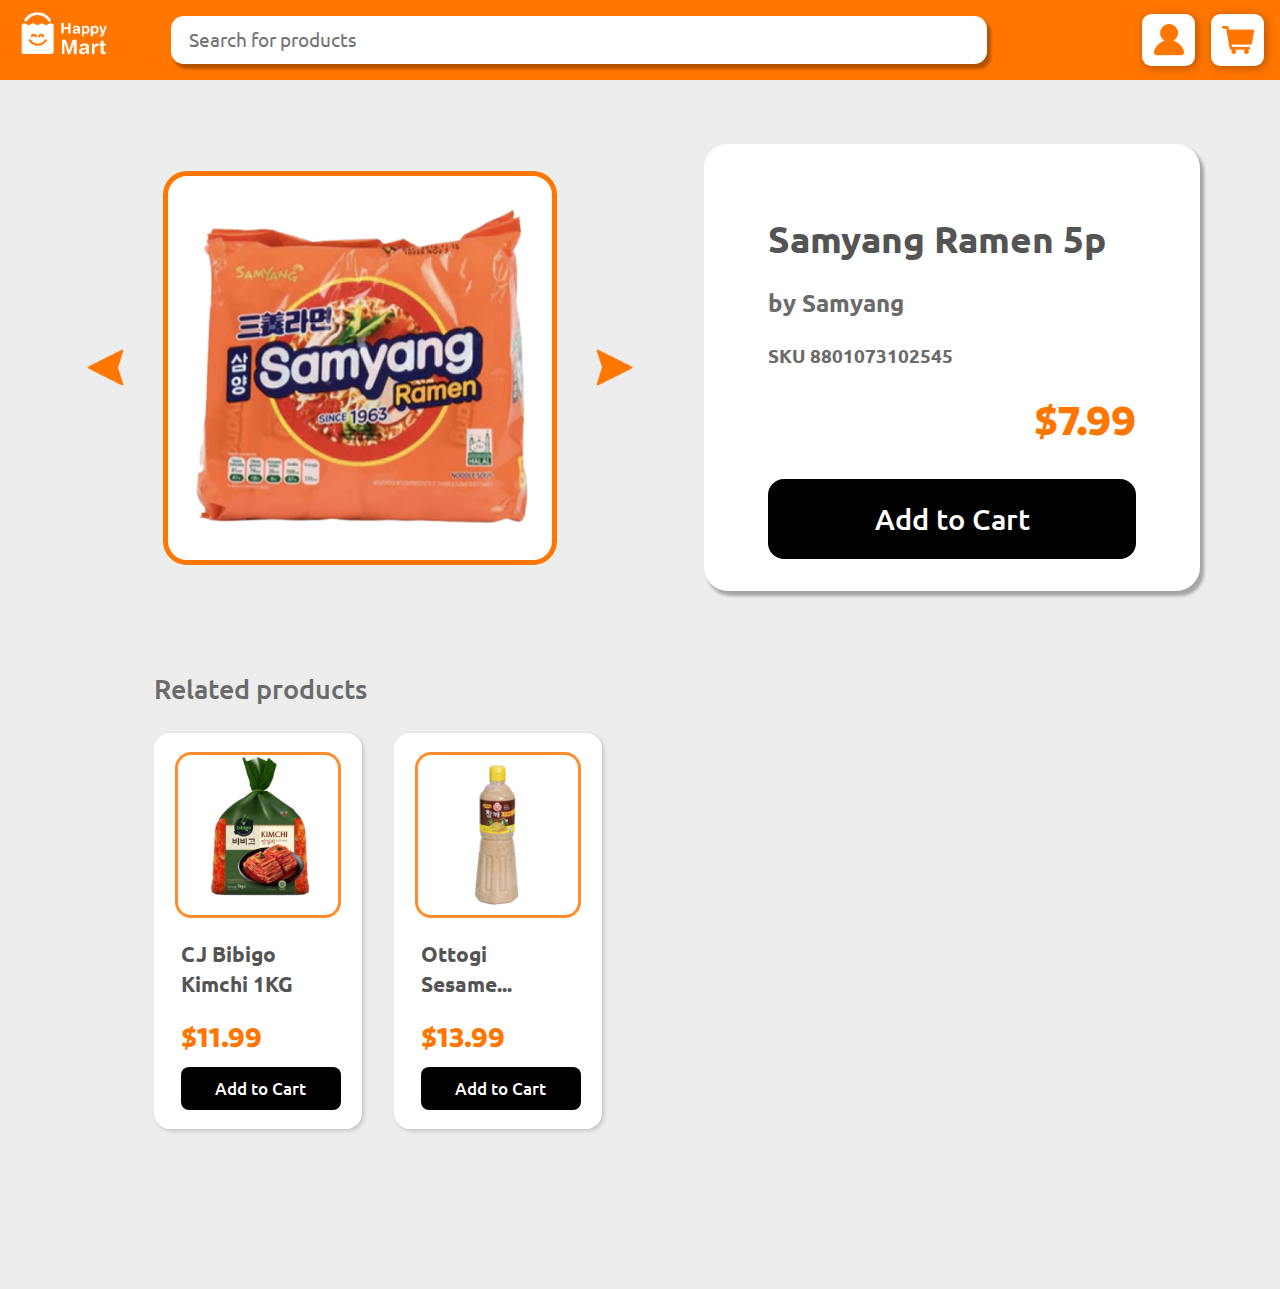
<file: ramenproductpage.html>
<!DOCTYPE html>
<html lang="en">
<head>
    <meta charset="UTF-8">
    <meta name="viewport" content="width=device-width, initial-scale=1.0">
    <link rel="stylesheet" href="HappyMart.css">
    <link rel="preconnect" href="https://fonts.googleapis.com">
    <link rel="preconnect" href="https://fonts.gstatic.com" crossorigin>
    <link href="https://fonts.googleapis.com/css2?family=Madimi+One&family=REM:ital,wght@0,100..900;1,100..900&family=Ubuntu:ital,wght@0,300;0,400;0,500;0,700;1,300;1,400;1,500;1,700&display=swap" rel="stylesheet">

    <title>Shopping Cart</title>
</head>

<body>
    <div id="header-container"></div>
    
    <section class = "product">
        <div class="product-img-with-arrows">
            <img class = "arrow" src="leftarrow.png" alt="left arrow">
            <img class = "enlarged-product-img" src="ramenphoto.png" alt="ramen photo">
            <img class = "arrow" src="rightarrow.png" alt="right arrow">
        </div>

        <div class = "product-info">
            <h1>Samyang Ramen 5p</h1>
            <h3>by Samyang</h3>
            <h4>SKU 8801073102545</h4>
            <h2 class = "product-pg-price">$7.99</h2>

            <div class="product-actions">
                <button class="enlarged-addtocart-btn">Add to Cart</button>
            
                <!-- Quantity selector (hidden by default) -->
                <div class="enlarged-quantity-selector" style="display: none;">
                  <button class="enlarged-qty-btn minus">-</button>
                  <span class="enlarged-qty-number">1</span>
                  <button class="enlarged-qty-btn plus">+</button>
                </div>
            </div>
        </div>
    </section>

    <h3 class = "related-products">Related products</h3>

    <section class="productpg-product-cards">
        <div class = "product-card">
            <a href="kimchiproductpage.html">
                <img class = "product-image" src="kimchi.png" alt="kimchi photo">
                <h3 class = "product-name">CJ Bibigo Kimchi 1KG</h3>
            </a>
            <h2 class = "price">$11.99</h2>
            
            <div class="product-actions">
                <button class="addtocart-btn">Add to Cart</button>
            
                <!-- Quantity selector (hidden by default) -->
                <div class="quantity-selector" style="display: none;">
                  <button class="qty-btn minus">-</button>
                  <span class="qty-number">1</span>
                  <button class="qty-btn plus">+</button>
                </div>
              </div>
        </div>
        <div class = "product-card">
            <img class = "product-image" src="sesame.png" alt="sesame dressing photo">
            <h3 class = "product-name">Ottogi Sesame...</h3>
            
            <h2 class = "price">$13.99</h2>
            <div class="product-actions">
                <button class="addtocart-btn">Add to Cart</button>
            
                <!-- Quantity selector (hidden by default) -->
                <div class="quantity-selector" style="display: none;">
                  <button class="qty-btn minus">-</button>
                  <span class="qty-number">1</span>
                  <button class="qty-btn plus">+</button>
                </div>
              </div>
        </div>
    </section>

    <!--Load header.html and swap button icons upon hover-->
<script>
    
    document.addEventListener('DOMContentLoaded', () => {
    fetch('header.html')
      .then(response => {
        if (!response.ok) {
          throw new Error('Failed to load header: ' + response.status);
        }
        return response.text();
      })
      .then(html => {
        document.getElementById('header-container').innerHTML = html;
        
        // Now the header is in DOM, initialize button hover swapping here:
        initHeaderButtonHover();
      })
      .catch(error => {
        console.error('Error loading header:', error);
      });
  });
  
  // Hover swap logic put inside a function:
  function initHeaderButtonHover() {
    const buttons = document.querySelectorAll('.header-btn');
  
    buttons.forEach(btn => {
      const img = btn.querySelector('img');
      const defaultSrc = img.getAttribute('src');
      let hoverSrc = defaultSrc;
  
      if (defaultSrc.includes('loginicon.png')) {
        hoverSrc = defaultSrc.replace('loginicon.png', 'whiteloginicon.png');
      } else if (defaultSrc.includes('homeicon.png')) {
        hoverSrc = defaultSrc.replace('carticon.png', 'whitecarticon.png');
      }
  
      btn.addEventListener('mouseenter', () => {
        img.setAttribute('src', hoverSrc);
      });
  
      btn.addEventListener('mouseleave', () => {
        img.setAttribute('src', defaultSrc);
      });
    });
  }    
</script>

<!--Swap Add to Cart button with quantity selector when clicked-->
<script>
    document.addEventListener('DOMContentLoaded', () => {
      const productCards = document.querySelectorAll('.product-card');
  
      productCards.forEach(card => {
        const addToCartBtn = card.querySelector('.addtocart-btn');
        const qtySelector = card.querySelector('.quantity-selector');
        const minusBtn = card.querySelector('.qty-btn.minus');
        const plusBtn = card.querySelector('.qty-btn.plus');
        const qtyDisplay = card.querySelector('.qty-number');
  
        let quantity = 1;
  
        addToCartBtn.addEventListener('click', (e) => {
          e.preventDefault(); // prevent link from triggering
          addToCartBtn.style.display = 'none';
          qtySelector.style.display = 'flex';
          quantity = 1;
          qtyDisplay.textContent = quantity;
        });
  
        minusBtn.addEventListener('click', (e) => {
          e.preventDefault();
          if (quantity > 1) {
            quantity--;
            qtyDisplay.textContent = quantity;
          } else {
            // If reaching 0, switch back to "Add to Cart" button
            qtySelector.style.display = 'none';
            addToCartBtn.style.display = 'inline-block';
          }
        });
  
        plusBtn.addEventListener('click', (e) => {
          e.preventDefault();
          quantity++;
          qtyDisplay.textContent = quantity;
        });
      });
    });
  </script>

<script>
    document.addEventListener('DOMContentLoaded', () => {
      const productSection = document.querySelector('.product');
      const addToCartBtn = productSection.querySelector('.enlarged-addtocart-btn');
      const qtySelector = productSection.querySelector('.enlarged-quantity-selector');
      const minusBtn = qtySelector.querySelector('.qty-btn.minus');
      const plusBtn = qtySelector.querySelector('.qty-btn.plus');
      const qtyDisplay = qtySelector.querySelector('.qty-number');
  
      let quantity = 1;
  
      addToCartBtn.addEventListener('click', () => {
        addToCartBtn.style.display = 'none';
        qtySelector.style.display = 'flex';
        qtyDisplay.textContent = quantity;
      });
  
      minusBtn.addEventListener('click', () => {
        quantity--;
        if (quantity <= 0) {
          qtySelector.style.display = 'none';
          addToCartBtn.style.display = 'block';
          quantity = 1; // reset for next time
        } else {
          qtyDisplay.textContent = quantity;
        }
      });
  
      plusBtn.addEventListener('click', () => {
        quantity++;
        qtyDisplay.textContent = quantity;
      });
    });
  </script>

</body>
</html>
</file>
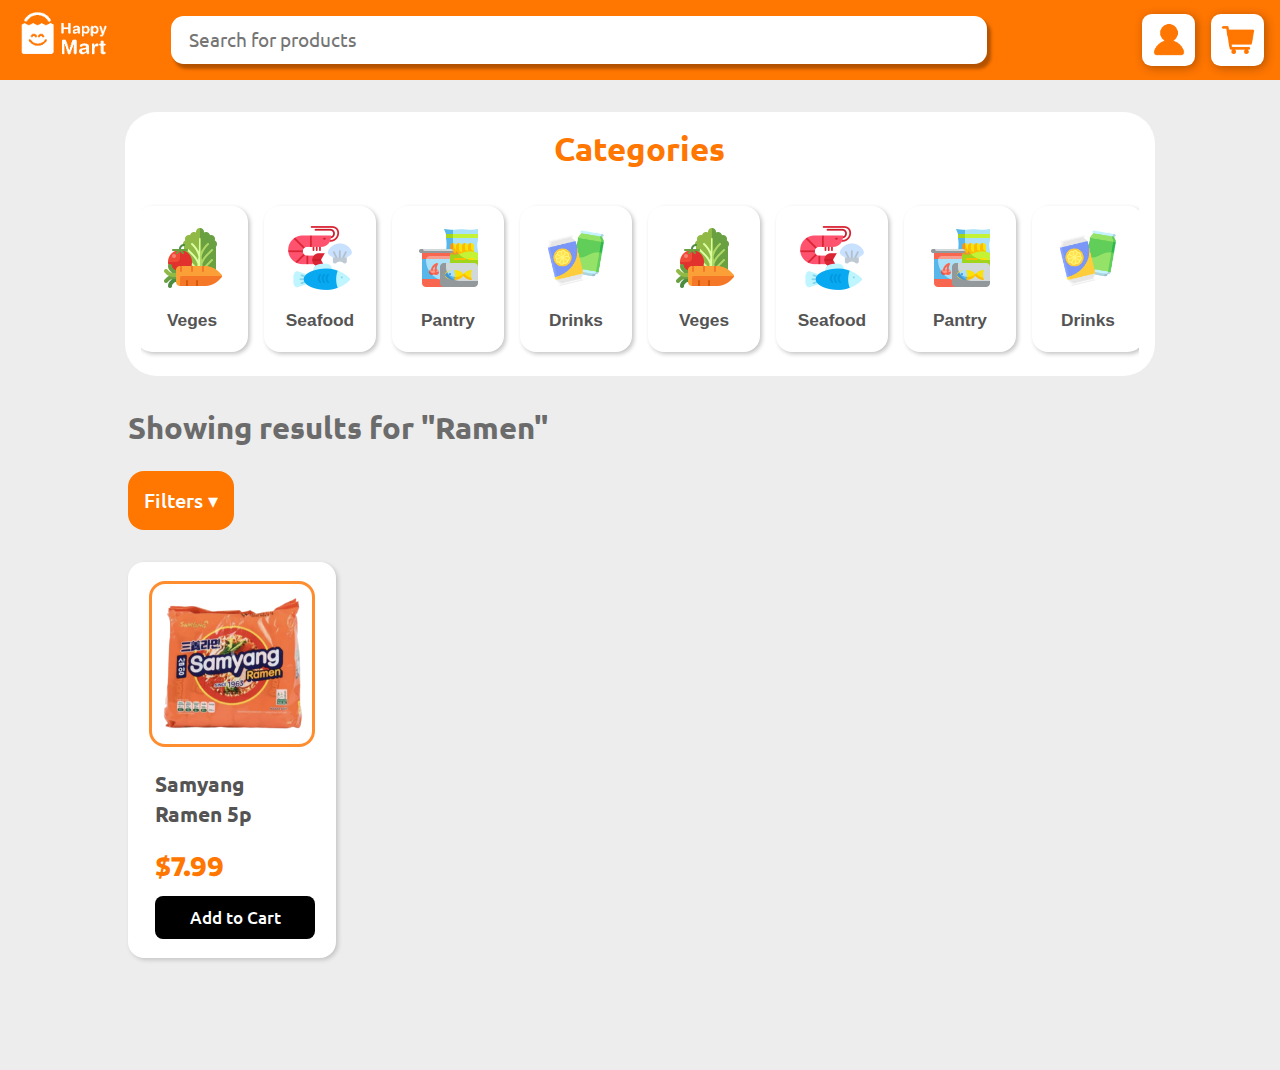
<file: searchpage.html>
<!DOCTYPE html>
<html lang="en">
<head>
    <meta charset="UTF-8">
    <meta name="viewport" content="width=device-width, initial-scale=1.0">
    <link rel="stylesheet" href="HappyMart.css">
    <link rel="stylesheet" href="HappyMart.css">
    <link rel="preconnect" href="https://fonts.googleapis.com">
    <link rel="preconnect" href="https://fonts.gstatic.com" crossorigin>
    <link href="https://fonts.googleapis.com/css2?family=Madimi+One&family=REM:ital,wght@0,100..900;1,100..900&family=Ubuntu:ital,wght@0,300;0,400;0,500;0,700;1,300;1,400;1,500;1,700&display=swap" rel="stylesheet">

    <title>Ramen search page</title>
</head>
<body>
    <div id="header-container"></div>

    <section class = "categories">
        <h2>Categories</h2>
        <div class = "cat-buttons">
            <button id = "veges">
                <img src="vegeicon.png" alt="veges">
                <h3>Veges</h3>
            </button>
            <button id = "seafood">
                <img src="seafoodicon.png" alt="seafood">
                <h3>Seafood</h3>
            </button>
            <button onclick="window.location.href='Pantrypage.html';" id = "pantry">
                <img src="cannedfoodicon.png" alt="pantry">
                <h3>Pantry</h3>
            </button>
            <button id = "drinks">
                <img src="drinksicon.png" alt="drinks">
                <h3>Drinks</h3>
            </button>
            <button id = "veges">
                <img src="vegeicon.png" alt="veges">
                <h3>Veges</h3>
            </button>
            <button id = "seafood">
                <img src="seafoodicon.png" alt="seafood">
                <h3>Seafood</h3>
            </button>
            <button onclick="window.location.href='Pantrypage.html';" id = "pantry">
                <img src="cannedfoodicon.png" alt="pantry">
                <h3>Pantry</h3>
            </button>
            <button id = "drinks">
                <img src="drinksicon.png" alt="drinks">
                <h3>Drinks</h3>
            </button>
        </div>
    </section>

    <div class = "product-section">
      <h2 class="results-statement">Showing results for "Ramen"</h2>

      <button class ="filter-btn">Filters &#x25BE;</button>

      <div class= "product-cards">
        <div class = "product-card">
            <a href="ramenproductpage.html">
                <img class = "product-image" src="ramenphoto.png" alt="ramen photo">
                <h3 class = "product-name">Samyang Ramen 5p</h3>
            </a>
            <h2 class = "price">$7.99</h2>
            <div class="product-actions">
                <button class="addtocart-btn">Add to Cart</button>
            
                <!-- Quantity selector (hidden by default) -->
                <div class="quantity-selector" style="display: none;">
                  <button class="qty-btn minus">-</button>
                  <span class="qty-number">1</span>
                  <button class="qty-btn plus">+</button>
                </div>
              </div>
        </div>
      </div>
    </div>

    <!--Load header.html and swap button icons upon hover-->
    <script>
        document.addEventListener('DOMContentLoaded', () => {
        fetch('header.html')
          .then(response => {
            if (!response.ok) {
              throw new Error('Failed to load header: ' + response.status);
            }
            return response.text();
          })
          .then(html => {
            document.getElementById('header-container').innerHTML = html;
            
            // Now the header is in DOM, initialize button hover swapping here:
            initHeaderButtonHover();
          })
          .catch(error => {
            console.error('Error loading header:', error);
          });
      });
      
      // Hover swap logic put inside a function:
      function initHeaderButtonHover() {
        const buttons = document.querySelectorAll('.header-btn');
      
        buttons.forEach(btn => {
          const img = btn.querySelector('img');
          const defaultSrc = img.getAttribute('src');
          let hoverSrc = defaultSrc;
      
          if (defaultSrc.includes('loginicon.png')) {
            hoverSrc = defaultSrc.replace('loginicon.png', 'whiteloginicon.png');
          } else if (defaultSrc.includes('homeicon.png')) {
            hoverSrc = defaultSrc.replace('carticon.png', 'whitecarticon.png');
          }
      
          btn.addEventListener('mouseenter', () => {
            img.setAttribute('src', hoverSrc);
          });
      
          btn.addEventListener('mouseleave', () => {
            img.setAttribute('src', defaultSrc);
          });
        });
      }    
    </script>

    <!--Swap Add to Cart button with quantity selector when clicked-->
    <script>
      document.addEventListener('DOMContentLoaded', () => {
        const productCards = document.querySelectorAll('.product-card');
    
        productCards.forEach(card => {
          const addToCartBtn = card.querySelector('.addtocart-btn');
          const qtySelector = card.querySelector('.quantity-selector');
          const minusBtn = card.querySelector('.qty-btn.minus');
          const plusBtn = card.querySelector('.qty-btn.plus');
          const qtyDisplay = card.querySelector('.qty-number');
    
          let quantity = 1;
    
          addToCartBtn.addEventListener('click', (e) => {
            e.preventDefault(); // prevent link from triggering
            addToCartBtn.style.display = 'none';
            qtySelector.style.display = 'flex';
            quantity = 1;
            qtyDisplay.textContent = quantity;
          });
    
          minusBtn.addEventListener('click', (e) => {
            e.preventDefault();
            if (quantity > 1) {
              quantity--;
              qtyDisplay.textContent = quantity;
            } else {
              // If reaching 0, switch back to "Add to Cart" button
              qtySelector.style.display = 'none';
              addToCartBtn.style.display = 'inline-block';
            }
          });
    
          plusBtn.addEventListener('click', (e) => {
            e.preventDefault();
            quantity++;
            qtyDisplay.textContent = quantity;
          });
        });
      });
    </script>
    <script>
      document.addEventListener('DOMContentLoaded', () => {
      const productCards = document.querySelectorAll('.product-card');
    
      productCards.forEach(card => {
        const addToCartBtn = card.querySelector('.addtocart-btn');
        const qtySelector = card.querySelector('.quantity-selector');
        const minusBtn = card.querySelector('.qty-btn.minus');
        const plusBtn = card.querySelector('.qty-btn.plus');
        const qtyDisplay = card.querySelector('.qty-number');
    
        const productName = card.querySelector('.product-name')?.textContent || "Unnamed Product";
        const productPrice = parseFloat(card.querySelector('.price')?.textContent.replace('$', '') || 0);
        const productImage = card.querySelector('.product-image')?.getAttribute('src') || '';
    
        let quantity = 1;
    
        // Load existing quantity if in cart
        const cart = JSON.parse(localStorage.getItem('cart')) || [];
        const existingItem = cart.find(item => item.name === productName);
        if (existingItem) {
          quantity = existingItem.qty;
          addToCartBtn.style.display = 'none';
          qtySelector.style.display = 'flex';
          qtyDisplay.textContent = quantity;
        }
    
        function updateCart(name, price, qty, image) {
          let cart = JSON.parse(localStorage.getItem('cart')) || [];
          const index = cart.findIndex(item => item.name === name);
          if (index !== -1) {
            cart[index].qty = qty;
          } else {
            cart.push({ name, price, qty, image });
          }
          localStorage.setItem('cart', JSON.stringify(cart));
        }
    
        function removeFromCart(name) {
          let cart = JSON.parse(localStorage.getItem('cart')) || [];
          cart = cart.filter(item => item.name !== name);
          localStorage.setItem('cart', JSON.stringify(cart));
        }
    
        addToCartBtn.addEventListener('click', (e) => {
          e.preventDefault();
          quantity = 1;
          qtyDisplay.textContent = quantity;
          addToCartBtn.style.display = 'none';
          qtySelector.style.display = 'flex';
          updateCart(productName, productPrice, quantity, productImage);
        });
    
        minusBtn.addEventListener('click', (e) => {
          e.preventDefault();
          if (quantity > 1) {
            quantity--;
            qtyDisplay.textContent = quantity;
            updateCart(productName, productPrice, quantity, productImage);
          } else {
            qtySelector.style.display = 'none';
            addToCartBtn.style.display = 'inline-block';
            removeFromCart(productName);
          }
        });
    
        plusBtn.addEventListener('click', (e) => {
          e.preventDefault();
          quantity++;
          qtyDisplay.textContent = quantity;
          updateCart(productName, productPrice, quantity, productImage);
        });
      });
    });
    </script>
    

</body>
</html>
</file>
<file: HappyMart.css>
body {
    margin: 0px;
    padding-bottom: 5rem;
    background-color: #EDEDED;
}

header {
    background-color: #FF7600;
    width: 100vw;
    height: 5rem;
    display: flex;
    padding-top: 1.5rem;
    justify-content: space-between; /* push logo left, buttons right */
    align-items: center;
    padding: 0 1rem; /* optional side padding */
    width: 100%;
    box-sizing: border-box;
}

.logo {
    height: 3.5rem;
    width: 6rem;
    margin-top: -0.5rem;
    padding-right: 1rem;
}

.search-bar {
    position: relative;
    width: 50rem;
    min-width: 28rem;
    height: 3rem;
    display: flex;
    padding-left: 1rem;
    margin-right: 7rem;
    border-radius: 0.8rem;
    border-style: hidden;
    background-color: white;
    box-shadow: 0.2rem 0.3rem 0.2rem rgba(0, 0, 0, 0.3);
}

.search-bar input {
    width: 90%;
    padding-right: 2rem;
    border: none;
    font-family: 'Ubuntu', sans-serif;
    font-size: 12pt;
}

input:focus {
    outline: none;
    border: none;
}

.searchbar input::placeholder {
    font-size: 12pt;
    font-family: 'Ubuntu', sans-serif;
}

.search-icon {
    position: absolute;
    right: 0rem;
    top: 50%;
    transform: translateY(-50%);
    width: 4rem;
}

.header-btn {
    position: relative;
    width: 2.3rem;
    height: 2.3rem;
    padding: 0.5rem;
    border-radius: 0.6rem;
    border-style: none;
    box-shadow: 2px 2px 10px rgba(0, 0, 0, 0.3);
    flex-shrink: 0;
    background-color: white; 
    cursor: pointer;
  }
  
  .header-btn-group {
    display: flex;
    gap: 1rem;
    
  }
  
  .icon {
    position: absolute;
    top: 50%;
    left: 50%;
    transform: translate(-50%, -50%);
    width: 70%;
    height: 70%;
    object-fit: contain;
    pointer-events: none;
  }

  .header-btn:hover {
    background-color: #FF7600;
  }
  
/*image slider (promotional banners) styling*/

.slider-container {
    padding: 3rem;
    background-color: white;
}

.slider-wrapper {
    position: relative;
    max-width: 78vw;
    height: auto;
    margin: 0 auto;
}

.slider {
    display: flex;
    aspect-ratio: 21 / 9;
    overflow-x: auto;
    scroll-snap-type: x mandatory;
    scroll-behavior: smooth;
    border-radius: 1.5rem;
}

.slider::-webkit-scrollbar {
    display: none;
  }

.slider img {
    flex: 1 0 100%;
    scroll-snap-align: start;
    object-fit: cover;
}


.slider-nav {
    background-color: grey;
    opacity: 50%;
    padding: 0.6rem 1rem 0.6rem 1rem;
    border-radius: 1.2rem;
    display: flex;
    column-gap: 1rem;
    position: absolute;
    bottom: 1.25rem;
    left: 50%;
    transform: translateX(-50%);
    z-index: 1;
}

.slider-nav a {
    width: 0.8rem;
    height: 0.8rem;
    border-radius: 50%;
    background-color: #FFF;
    opacity: 75%;
    /*smooth change in opacity when user hovers over button*/
    transition: opacity ease 250ms;
}

.slider-nav a:hover {
    opacity: 1;
}

.categories {
    background-color: white;
    border-radius: 2rem;
    text-align: center;
    padding: 1rem;
    overflow-x: hidden;
    width: 78vw;
    margin: 2rem auto;
}

.categories > h2 {
    margin-top: 0;
    font-size: 25pt;
    font-family: 'Ubuntu', sans-serif;
    color: #FF7600;
}

.cat-buttons {
    display: flex;
    justify-content: center;
    overflow-x: auto;
    -webkit-overflow-scrolling: touch; /* smooth scrolling on iOS */
    gap: 1rem;
    padding: 0.5rem 0;
    scroll-snap-type: x mandatory;
}

.cat-buttons::-webkit-scrollbar {
    display: none; /*hides scrollbar*/
  }

.cat-buttons button {
    flex: 0 0 auto;
    box-shadow: 2px 2px 4px 0px #C4C4C4;
    background: white;
    border: 0.2rem solid white;
    border-radius: 1rem;
    width: 7rem;
    height: auto;
    cursor: pointer; 
}

.cat-buttons button > h3 {
    bottom: 0.1rem;
    display: block;
    margin-left: auto;
    margin-right: auto;
    font-family: Verdana, Geneva, Tahoma, sans-serif;
    font-size: 13pt;
    color: #545454;
}

.cat-buttons button > img {
    height: 4rem;
    margin-top: 1rem;
}

.cat-buttons button:hover {
    border-color: #ff9133;
    background-color:#ff913333;
    transition: all 0.2s;
}

.product-section {
    margin: 2rem auto;
}

.section-title {
    background-color: white;
    color: #FF7600;
    font-family: 'Ubuntu', sans-serif;
    font-size: 14pt;
    border-radius: 1.5rem;
    text-align: center;
    padding-top: 0.1vh;
    padding-bottom: 0.1vh;
    width: 80vw;
    margin: 0 auto;
}

.filter-btn {
    color: white;
    font-family: 'Ubuntu', sans-serif;
    font-size: 15pt;
    font-weight: 500;
    background-color: #FF7600;
    border-style: none;
    border-radius: 1rem;
    margin-top: 1.5rem;
    margin-left: 10vw;
    padding: 1rem;
}

.results-statement {
    font-family: 'Ubuntu', sans-serif;
    font-size: 23pt;
    margin-left: 10vw;
    margin-bottom: 0rem;
    color: #6b6b6b;
}

.product-cards {
    width: 80%;
    margin: 2rem auto;
    display: grid;
    grid-template-columns: repeat(auto-fit, minmax(13rem, 13rem));
    gap: 2rem;
    justify-content: start;
}

.product-card {
    padding: 1rem;
    background-color: white;
    box-shadow: 2px 2px 4px 0px #C4C4C4;
    border: 0.2rem solid white;
    border-radius: 1rem;
}

.product-card:hover {
    border-color: #ff8d2d;
    transition: all 0.2s;
}

.product-image {
    display: block;
    margin-left: auto;
    margin-right: auto;
    width: 10rem;
    border-radius: 1rem;
    border: 0.19rem solid #ff8d2d;
}

.product-name {
    margin-left: 0.5rem;
    margin-right: 0.5rem;
    font-family: 'Ubuntu', sans-serif;
    font-size: 16pt;
    line-height: 1.4;
    color: #545454;
}

.product-name:hover {
    color: #FF7600;
}

.price {
    margin-bottom: 0.8rem;
    margin-left: 0.5rem;
    font-family: 'REM', sans-serif;
    font-optical-sizing: auto;
    font-weight: 700;  /* bold */
    font-style: normal;
    font-size: 20pt;
    color: #FF7600;
}

.product-card > a {
    color: inherit;          /* inherit text color */
    text-decoration: none;   /* no underline */
    cursor: pointer;         /* pointer on whole card */
  }

/*Add to Cart button and quantity selector styling for product cards*/

.addtocart-btn {
    margin-left: 0.5rem;
    display: block;
    background-color: black;
    color: white;
    height: 2.7rem;
    width: 10rem;
    border-style: none;
    border-radius: 0.5rem;
    font-family: 'Ubuntu', sans-serif;
    font-weight: 500;
    font-style: normal;
    font-size: 13pt;
}

.addtocart-btn:hover {
    cursor: pointer;
    background-color: #FF7600;
    border: solid #FF7600;
}

.quantity-selector {
    margin-left: 0.5rem;
    display: flex;
    border: none;
    border-radius: 0.5rem;
    overflow: hidden;
    width: 10rem;
    height: 2.7rem;
}
  
.qty-btn {
    background-color: #FF7600;
    color: white;
    border: none;
    width: 3.3rem;
    height: 2.7rem;
    cursor: pointer;
    user-select: none;
}

.qty-btn.plus {
    font-family: 'Ubuntu', sans-serif;
    font-size: 2rem;
    margin: auto;
    padding-right: 0.5rem;
}

.qty-btn.minus {
    font-family: 'Ubuntu', sans-serif;
    font-size: 2rem;
    padding-left: 0.5rem;
}
  
.qty-number {
    padding-top: 0.5rem;
    width: 3.4rem;
    height: 1.7rem;
    font-family: 'REM', sans-serif;
    font-size: 1.2rem;
    text-align: center;
    border-color: #FF7600;
    border-width: 0.25rem;
    border-style: solid;
  }

/*product page styling*/

.product {
    display: flex;
    margin: 5rem;
    margin-top: 4rem;
    gap: 2rem;
}

.product-img-with-arrows {
    display: flex;
    align-items: center;
    gap: 2rem;
}

.arrow {
    width: 4vw;
    min-width: 3rem;
    height: auto;
}

.enlarged-product-img {
    min-width: 20rem;
    width: 30vw;
    background-color: white;
    border: solid #FF7600 0.4vw;
    border-radius: 1.5rem;
    height: auto;
}

.product-info {
    margin-left: 2rem;
    flex: 1;
    min-width: 20rem;
    width: 40vw;
    font-family: 'Ubuntu', sans-serif;
    font-weight: 500;
    background-color: white;
    border-style: none;
    border-radius: 1.5rem;
    box-shadow: 0.2rem 0.3rem 0.2rem rgba(0, 0, 0, 0.3);
    padding-left: 4rem;
    padding-right: 4rem;
}

.product-info > h1 {
    color: #545454;
    font-size: 28pt;
    margin-top: 8vh;
}

.product-info > h3 {
    color: #6b6b6b;
    font-size: 18pt;
    margin-top: 2vh;
}

.product-info > h4 {
    color: #6b6b6b;
    font-size: 14pt;
    margin-top: 2vh;
}

.product-pg-price {
    margin-top: 3vh;
    text-align: right;
    font-family: 'REM', sans-serif;
    color: #FF7600;
    font-optical-sizing: auto;
    font-weight: 700; 
    font-size: 30pt;
}

/*Add to cart button and quantity selector appearance for product page*/

.enlarged-addtocart-btn {
    display: block;
    margin-bottom: 2rem;
    background-color: black;
    color: white;
    height: 5rem;
    width: 100%;
    border-style: none;
    border-radius: 1rem;
    font-family: 'Ubuntu', sans-serif;
    font-weight: 500;
    font-style: normal;
    font-size: 22pt;
}

.enlarged-addtocart-btn:hover {
    cursor: pointer;
    background-color: #FF7600;
    border: solid #FF7600;
}

.enlarged-qty-selector {
    margin-bottom: 2rem;
    display: flex;
    border: none;
    border-radius: 1rem;
    overflow: hidden;
    width: 100%;
    height: 5rem;
}

.enlarged-qty-btn {
    background-color: #FF7600;
    color: white;
    border: none;
    width: 32%;
    cursor: pointer;
    user-select: none;
}

.enlarged-qty-btn.plus {
    font-family: 'Ubuntu', sans-serif;
    font-size: 38pt;
    padding-right: 0.5rem;
}

.enlarged-qty-btn.minus {
    font-family: 'Ubuntu', sans-serif;
    font-size: 38pt;
    padding-left: 0.5rem;
}
  
.enlarged-qty-number {
    padding-top: 0.8rem;
    width: 36%;
    font-family: 'REM', sans-serif;
    font-size: 28pt;
    text-align: center;
    border-color: #FF7600;
    border-width: 0.25rem;
    border-style: solid;
}

.related-products {
    margin-left: 12vw;
    font-family: 'Ubuntu', sans-serif;
    font-weight: 500;
    font-size: 20pt;
    color: #6b6b6b;
}

.productpg-product-cards {
    width: 100%;
    margin-left: 12vw;
    margin-top: 1.5rem;
    margin-bottom: 5rem;
    display: grid;
    grid-template-columns: repeat(auto-fit, minmax(13rem, 13rem));
    gap: 2rem;
    justify-content: start;
}


/*Cart page styling*/

.cart-title, 
.checkout-title {
    color: #FF7600;
    text-align: center;
    font-family: 'Ubuntu', sans-serif;
    font-weight: 500;
    font-size: 26pt;
    margin-top: 3rem;
}

.cart {
    display: flex;
    column-gap: 2vw;
    align-items: flex-start;
    justify-content: center;
}

.cart-products {
    max-width: 100%;
}

.cart-product {
  width: 40vw;
  min-width: 30rem;
  display: flex;
  margin-bottom: 1rem;
  padding: 1.5rem;
  border-radius: 1.5rem;
  background-color: white;
  box-shadow: 0 0 8px rgba(0,0,0,0.1);
  margin-bottom: 2rem;
}

.cart-product-img-container {
  flex-shrink: 0;
  width: 10rem;
  min-width: 8rem;
  height: 10rem;
  object-fit: contain;
  border: solid #FF7600;
  border-radius: 1rem;
}

.cart-product-details {
    display: flex;
    flex-direction: column;
    justify-content: space-between;
    flex: 1;
    position: relative; 
    padding-left: 1.5rem;
  }

.cart-product-name {
    font-family: 'Ubuntu', sans-serif;
    font-size: 19pt;
    font-weight: 500;
    color: #545454;
    top: 4rem;
}

.cart-product-price {
    text-align: right;
    font-family: 'REM', sans-serif;
    font-size: 20pt;
    font-weight: 600;
    color: #FF7600;
  }
  

.checkout-info {
    padding: 1.5rem;
    border-radius: 1.5rem;
    background-color: white;
    width: 20vw;
    min-width: 13rem;
}

.checkout-info h2 {
    text-align: right;
    font-family: 'REM', sans-serif;
    font-size: 30pt;
    font-weight: 600;
    color: #FF7600;
}

.checkout-info h3 {
    text-align: right;
    font-family: 'Ubuntu', sans-serif;
    font-size: 13pt;
    font-weight: 700;
    color: #545454;
    margin-bottom: -1rem;
}

.checkout-info h4 {
    line-height: 1.8;
    font-family: 'Ubuntu', sans-serif;
    font-size: 13pt;
    font-weight: 500;
    color: #545454;
}

.checkout-divider {
    border: none;
    border-top: 2px solid #C4C4C4;
    margin: 1rem 0;
}

.go-to-checkout-btn {
    display: inline-block;
    text-align: center;
    width: 100%; 
    box-sizing: border-box;
    padding: 1rem;
    background-color: #252525;
    color: white;
    font-family: 'Ubuntu', sans-serif;
    font-weight: 500;
    font-size: 18pt;
    border-style: none;
    border-radius: 1rem;
    text-decoration: none;   /* no underline */
    cursor: pointer;
}

.cart-qty-selector {
    display: flex;
    border: none;
    border-radius: 1rem;
    overflow: hidden;
    width: 100%;
    height: 3rem;
}

.cart-qty-selector button {
    width: 32%;
    font-family: 'Ubuntu', sans-serif;
    font-size: 30pt;
    color: white;
    background-color: #FF7600;
    border: none;
    padding-left: 0.5rem;
}

.cart-qty-number {
    padding-top: 0.3rem;
    width: 36%;
    font-family: 'REM', sans-serif;
    font-size: 18pt;
    text-align: center;
    border-color: #FF7600;
    border-width: 0.25rem;
    border-style: solid;
}

.empty-cart-line {
    font-family: 'Ubuntu', sans-serif;
    font-weight: 500;
    font-size: 15pt;
    width: 40vw;
    background-color: white;
    border-radius: 2rem;
    padding: 3rem;
    margin-top: -0.1rem;
}

/*Checkout page styling*/

.input-fields {
    display: flex;
    flex-direction: column;
    align-items: center;
}

.input-fields h2 {
    font-family: 'Ubuntu', sans-serif;
    font-weight: 500;
    color: #545454;
    margin-bottom: 2rem;
    text-align: center;
}

.address-details,
.payment-details {
    margin-top: 4rem;
}

label {
    display: block;
    font-family: 'Ubuntu', sans-serif;
    font-size: 15pt;
    margin-bottom: 0.7rem;
    margin-top: 1rem;
    color: #333;
  }

  
  .input-fields input {
    border: solid #FF7600 1px;
    border-radius: 1rem;
    padding: 1rem;
    font-family: 'Ubuntu', sans-serif;
    font-size: 14pt;
    width: 40vw;
  }

  input::placeholder {
    font-family: 'Ubuntu', sans-serif;
    font-size: 14pt;
  }

.checkout-btn {
    display: inline-block;
    text-align: center;
    width: 42.5vw; 
    box-sizing: border-box;
    padding: 1rem;
    margin-top: 3rem;
    background-color: #252525;
    color: white;
    font-family: 'Ubuntu', sans-serif;
    font-weight: 500;
    font-size: 18pt;
    border-style: none;
    border-radius: 1rem;
    text-decoration: none;   /* no underline */
    cursor: pointer;
}

.payment-receipt {
    background-color: white;
    font-family: 'Ubuntu', sans-serif;
    display: flex;
    flex-direction: column;
    align-items: center;
    width: 40vw;
    margin: 0 auto;
    margin-top: 5rem;
    border-style: none;
    border-radius: 2rem;
}

.payment-receipt h2 {
    color: #FF7600;
    font-size: 20pt;
}

.payment-receipt h3 {
    font-size: 15pt;
}

.payment-receipt h4 {
    font-size: 14pt;
    text-align: center;
}

#check-icon {
    margin-top: 2rem;
    width: 5rem;
}

.back-to-home-btn {
    display: inline-block;
    text-align: center;
    width: 90%; 
    box-sizing: border-box;
    padding: 1rem;
    margin-top: 1rem;
    margin-bottom: 1.5rem;
    background-color: #252525;
    color: white;
    font-family: 'Ubuntu', sans-serif;
    font-weight: 500;
    font-size: 18pt;
    border-style: none;
    border-radius: 1rem;
    text-decoration: none;   /* no underline */
    cursor: pointer;
}

/*adjustments for mobile*/

@media (max-width: 430px) {

    body {
        padding-bottom: 15rem;
    }
    
    .product {
      flex-direction: column;      /* Stack items vertically */
      gap: 2rem;
      margin: unset;   
      margin-top: 1rem; 
      max-width: 100%;             
    }

    .product-img-with-arrows {
        display: flex;
        justify-content: center;  /* center the image horizontally */
        width: 90%;
        margin: unset;
        margin: 0 auto;
    }

    .enlarged-product-img {
        width: 70vw;        
        min-width: unset;         
    }

    .arrow {
        display: none;
    }

    .product-info {
        width: 70vw;
        min-width: unset;
        margin: 0 auto;
        padding-left: 2rem;
        padding-right: 2rem;
    }

    .product-info > h1 {
        font-size: 25pt;
    }
    
    .product-card {
        padding: 0.5rem;
        width: 8.5rem;
    }
    
    .product-image {
        width: 7.5rem;
        margin-top: 0.2rem;
    }

    .product-name {
        padding-left: 0.1rem;
    }

    .addtocart-btn {
        margin: 0 auto;
        width: 7.5rem;
        margin-bottom: 0.5rem;
    }

    .quantity-selector {
        width: 7.5rem;
    }

    .product-section {
        margin: 0 auto;
        width: 100%;
    }

    .section-title {
        min-width: unset;
        width: 90vw;
        margin: 1rem auto;
    }

    .productpg-product-cards, .product-cards {
        grid-template-columns: repeat(auto-fit, 8rem); /* allow more columns */
        gap: 3rem; 
        margin-left: 1.6rem;
        max-width: 90vw; 
    }

    .categories {
        width: 86vw;
        margin: 2rem auto;
        padding: 0.25rem;
    }

    .slider-container {
        padding: unset;
        padding-top: 1rem;
        padding-bottom: 1rem;
        margin: 0 auto;
    }

    .slider-wrapper {
        width: 90vw;
        max-width: unset;
    }

    .slider-nav {
        padding: 0.4rem 0.6rem 0.4rem 0.6rem;
        column-gap: 0.8rem;
        bottom: 0.5rem;
    }

    .search-bar {
        display: none;
    }

    .filter-btn {
        margin: 0rem 1.5rem;
    }

    .results-statement {
        font-size: 20pt;
        line-height: 1.5;
        margin-bottom: 1rem;
        margin-left: 1.5rem;
        margin-right: 1.5rem;
    }

    .cart {
        flex-direction: column;
        gap: 3rem;
        align-items: center;
    }

    .cart-product-img-container {
        width: 5rem;
        height: 8rem;
    }

    .cart-product-img {
        width: 100%;
    }
    .cart-product {
        margin: unset;
        margin: 0.5rem auto;
        min-width: unset;
        width: 92%;
        padding: 0.8rem;
        margin-bottom: 1.5rem;
    }

    .cart-product-details {
        padding: unset;
        max-width: 50vw;
        padding-left: 0.7rem;
    }

    .cart-product-price {
        font-size: 15pt;
    }

    .cart-product-name {
        font-size: 16pt;
    }

    .cart-qty-selector {
        align-items: center;
        width: 100%;
        height: 2.5rem;
        margin: unset;
        border-radius: 0.8rem;
    }

    .checkout-info {
        width: 80vw;
        min-width: unset;
        margin-top: -2rem;
    }
    
    .input-fields input {
        width: 70vw;
        border-radius: 0.8rem;
    }

    .empty-cart-line {
        width: 80vw;
        padding: 1.5rem;
        border-radius: 1.5rem;
    }

}
</file>
<file: HappyMartDesktop.css>
body {
    margin: 0px;
    padding: 0px;
}

header {
    background-color: #FF7600;
    width: 100vw;
    height: 70px;
    display: flex;
    padding-top: 25px;
}

.logo {
    height: 60px;
    width: 100px;
    margin-left: 20px;
    margin-top: -10px;
}

.search-bar {
    width: 700px;
    height: 40px;
    padding-left: 15px;
    margin-left: 100px;
    border-radius: 10px;
    border-style: hidden;
    box-shadow: 2px 2px 10px rgba(0, 0, 0, 0.3);
}

input::placeholder {
    font-size: 11pt;
    font-family:'Lucida Sans', 'Lucida Sans Regular', 'Lucida Grande', 'Lucida Sans Unicode', Geneva, Verdana, sans-serif;
}

.login-btn {
    position: absolute;
    right: 20px;
    width: 40px;
    height: 40px;
    border-radius: 10px;
    border-style: hidden;
    box-shadow: 2px 2px 10px rgba(0, 0, 0, 0.3);
}

.cart-btn {
    position: absolute;
    right: 80px;
    width: 40px;
    height: 40px;
    border-radius: 10px;
    border-style: hidden;
    box-shadow: 2px 2px 10px rgba(0, 0, 0, 0.3);
}
</file>
